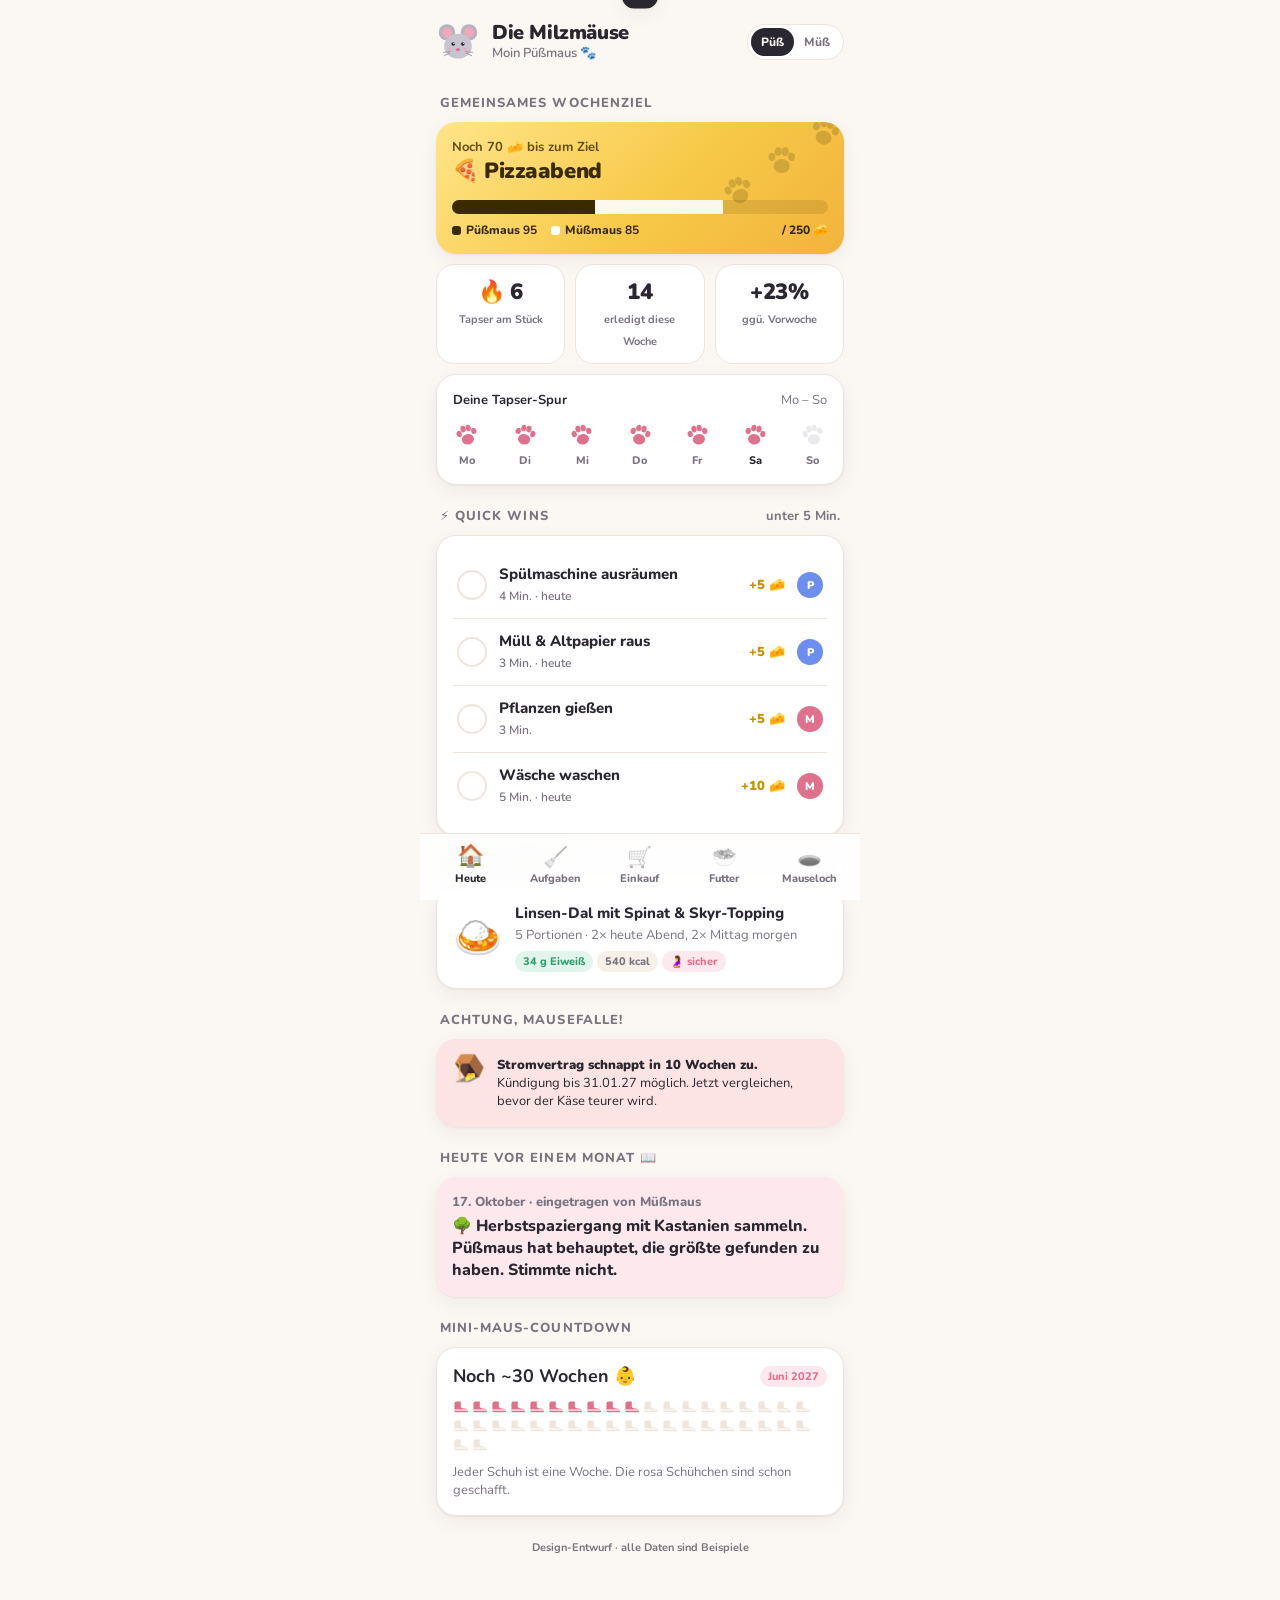
<file: entwurf/index.html>
<!doctype html>
<html lang="de">
<head>
<meta charset="utf-8">
<meta name="viewport" content="width=device-width, initial-scale=1, viewport-fit=cover">
<title>Die Milzmäuse</title>
<link rel="preconnect" href="https://fonts.googleapis.com">
<link href="https://fonts.googleapis.com/css2?family=Nunito:wght@400;600;700;800;900&display=swap" rel="stylesheet">
<style>
:root{
  --bg:#FBF7F2; --surface:#FFFFFF; --surface-2:#F6F0E8; --ink:#2B2730; --muted:#7A7380; --line:#EEE6DD;
  --mouse:#8E8A96; --pink:#F4A7B9; --pink-strong:#E0718D; --pink-soft:#FDE8EE;
  --cheese:#F7C948; --cheese-deep:#C99400; --cheese-soft:#FFF4CC;
  --green:#2F9E6E; --green-soft:#E1F5EC; --red:#D9534F; --red-soft:#FBE4E3;
  --pues:#6C8EEF; --pues-soft:#E6ECFD; --mues:#E0718D; --mues-soft:#FDE8EE;
  --shadow:0 1px 2px rgba(43,39,48,.05),0 6px 20px rgba(43,39,48,.06);
}
@media (prefers-color-scheme: dark){
  :root:not([data-theme="light"]){
    --bg:#18161C; --surface:#232028; --surface-2:#2C2832; --ink:#F3EFF5; --muted:#A9A2B0; --line:#36313D;
    --pink-soft:#3D2630; --cheese-soft:#3A3220; --green-soft:#1D3229; --red-soft:#3A2224;
    --pues-soft:#232C45; --mues-soft:#3D2630; --shadow:0 1px 2px rgba(0,0,0,.3),0 6px 20px rgba(0,0,0,.25);
  }
}
:root[data-theme="dark"]{
  --bg:#18161C; --surface:#232028; --surface-2:#2C2832; --ink:#F3EFF5; --muted:#A9A2B0; --line:#36313D;
  --pink-soft:#3D2630; --cheese-soft:#3A3220; --green-soft:#1D3229; --red-soft:#3A2224;
  --pues-soft:#232C45; --mues-soft:#3D2630; --shadow:0 1px 2px rgba(0,0,0,.3),0 6px 20px rgba(0,0,0,.25);
}
*{box-sizing:border-box;margin:0;padding:0}
html,body{background:var(--bg);color:var(--ink);font-family:Nunito,system-ui,-apple-system,"Segoe UI",sans-serif;-webkit-font-smoothing:antialiased}
body{min-height:100vh;display:flex;justify-content:center}
.app{width:100%;max-width:440px;min-height:100vh;position:relative;padding:0 16px 96px;overflow-x:hidden}
button{font:inherit;color:inherit;background:none;border:0;cursor:pointer}
input{font:inherit;color:inherit}

/* header */
.top{display:flex;align-items:center;gap:12px;padding:20px 0 8px}
.logo{width:44px;height:44px;flex:none}
.top h1{font-size:20px;font-weight:900;letter-spacing:-.02em;line-height:1.1}
.top p{font-size:13px;color:var(--muted);font-weight:600}
.who{margin-left:auto;display:flex;background:var(--surface);border:1px solid var(--line);border-radius:999px;padding:3px}
.who button{font-size:12px;font-weight:800;padding:6px 10px;border-radius:999px;color:var(--muted)}
.who button.on{background:var(--ink);color:var(--bg)}

h2.sec{font-size:13px;text-transform:uppercase;letter-spacing:.08em;color:var(--muted);font-weight:800;margin:22px 4px 10px;display:flex;align-items:center;gap:6px}
h2.sec .r{margin-left:auto;text-transform:none;letter-spacing:0;font-weight:700}
.card{background:var(--surface);border:1px solid var(--line);border-radius:20px;padding:16px;box-shadow:var(--shadow)}
.card+.card{margin-top:10px}
.row{display:flex;align-items:center;gap:10px}
.muted{color:var(--muted)}
.small{font-size:13px}
.tag{display:inline-flex;align-items:center;gap:4px;font-size:11px;font-weight:800;padding:3px 8px;border-radius:999px;background:var(--surface-2);color:var(--muted);white-space:nowrap}
.tag.cheese{background:var(--cheese-soft);color:var(--cheese-deep)}
.tag.green{background:var(--green-soft);color:var(--green)}
.tag.red{background:var(--red-soft);color:var(--red)}
.tag.pink{background:var(--pink-soft);color:var(--pink-strong)}
.tag.pues{background:var(--pues-soft);color:var(--pues)}
.tag.mues{background:var(--mues-soft);color:var(--mues)}

/* goal */
.goal{background:linear-gradient(135deg,#FFE58A 0%,#F7C948 55%,#F2B33D 100%);color:#3A2A00;border:0;position:relative;overflow:hidden}
.goal .paws{position:absolute;right:-6px;top:-4px;opacity:.18;width:130px}
.goal h3{font-size:22px;font-weight:900;letter-spacing:-.02em}
.goal .sub{font-size:13px;font-weight:700;opacity:.8}
.bar{height:14px;border-radius:999px;background:rgba(58,42,0,.12);overflow:hidden;display:flex;margin:14px 0 8px}
.bar i{display:block;height:100%;transition:width .5s cubic-bezier(.2,.8,.2,1)}
.bar .p{background:#3A2A00}
.bar .m{background:#fff;opacity:.9}
.legend{display:flex;gap:14px;font-size:12px;font-weight:800}
.legend span::before{content:"";display:inline-block;width:9px;height:9px;border-radius:3px;margin-right:5px;vertical-align:-1px}
.legend .lp::before{background:#3A2A00}.legend .lm::before{background:#fff}

/* stats */
.stats{display:grid;grid-template-columns:repeat(3,1fr);gap:10px;margin-top:10px}
.stat{background:var(--surface);border:1px solid var(--line);border-radius:18px;padding:12px;text-align:center}
.stat b{display:block;font-size:22px;font-weight:900;letter-spacing:-.02em}
.stat span{font-size:11px;font-weight:700;color:var(--muted)}

/* streak paws */
.streak{display:flex;justify-content:space-between;margin-top:12px}
.streak .d{display:flex;flex-direction:column;align-items:center;gap:4px;font-size:11px;font-weight:800;color:var(--muted)}
.streak svg{width:28px;height:28px}
.streak .d.off svg{opacity:.18}
.streak .d.today span{color:var(--ink)}

/* tasks */
.chips{display:flex;gap:8px;overflow-x:auto;padding:2px 0 4px;scrollbar-width:none}
.chips::-webkit-scrollbar{display:none}
.chip{flex:none;font-size:13px;font-weight:800;padding:8px 14px;border-radius:999px;background:var(--surface);border:1px solid var(--line);color:var(--muted)}
.chip.on{background:var(--ink);color:var(--bg);border-color:var(--ink)}
.task{display:flex;align-items:center;gap:12px;padding:12px 4px;border-bottom:1px solid var(--line)}
.task:last-child{border-bottom:0}
.check{width:30px;height:30px;flex:none;border-radius:50%;border:2.5px solid var(--line);display:grid;place-items:center;transition:all .2s}
.check svg{width:16px;height:16px;opacity:0;transform:scale(.4);transition:all .25s cubic-bezier(.2,1.6,.4,1)}
.done .check{background:var(--green);border-color:var(--green)}
.done .check svg{opacity:1;transform:scale(1)}
.task .t{flex:1;min-width:0}
.task .t b{display:block;font-size:15px;font-weight:800;overflow:hidden;text-overflow:ellipsis;white-space:nowrap}
.task .t small{font-size:12px;color:var(--muted);font-weight:600}
.done .t b{text-decoration:line-through;color:var(--muted)}
.pts{font-size:13px;font-weight:900;color:var(--cheese-deep);white-space:nowrap}
.av{width:26px;height:26px;border-radius:50%;flex:none;display:grid;place-items:center;font-size:11px;font-weight:900;color:#fff}
.av.p{background:var(--pues)}.av.m{background:var(--mues)}.av.b{background:linear-gradient(90deg,var(--pues) 50%,var(--mues) 50%)}

.level{display:flex;align-items:center;gap:14px}
.badge{width:56px;height:56px;border-radius:18px;background:var(--pink-soft);display:grid;place-items:center;flex:none}
.badge svg{width:38px;height:38px}
.xp{height:8px;border-radius:999px;background:var(--surface-2);overflow:hidden;margin-top:8px}
.xp i{display:block;height:100%;background:var(--pink-strong);border-radius:999px}

.week{display:flex;align-items:flex-end;gap:8px;height:90px;margin-top:12px}
.week .c{flex:1;display:flex;flex-direction:column;align-items:center;gap:6px;height:100%;justify-content:flex-end}
.week .stack{width:100%;max-width:26px;display:flex;flex-direction:column;justify-content:flex-end;border-radius:6px;overflow:hidden;gap:2px}
.week .stack i{display:block;width:100%}
.week .c span{font-size:11px;font-weight:800;color:var(--muted)}

/* shopping */
.add{display:flex;gap:8px}
.add input{flex:1;min-width:0;border:1px solid var(--line);background:var(--surface);border-radius:14px;padding:12px 14px;font-weight:700;outline:none}
.add input:focus{border-color:var(--pink-strong)}
.add button{background:var(--ink);color:var(--bg);border-radius:14px;padding:0 16px;font-weight:900;font-size:20px}
.store{display:flex;gap:6px;margin-top:10px}
.item{display:flex;align-items:center;gap:12px;padding:10px 4px;border-bottom:1px solid var(--line)}
.item:last-child{border-bottom:0}
.item .check{width:26px;height:26px;border-radius:9px}
.item .n{flex:1;font-weight:800;font-size:15px}
.item .q{font-size:13px;color:var(--muted);font-weight:700}
.item.done .n{text-decoration:line-through;color:var(--muted)}
.aisle{font-size:12px;font-weight:900;color:var(--muted);text-transform:uppercase;letter-spacing:.06em;margin:14px 4px 2px}

/* food */
.rings{display:grid;grid-template-columns:1fr 1fr;gap:10px}
.ring{display:flex;align-items:center;gap:10px}
.ring svg{width:64px;height:64px;flex:none;transform:rotate(-90deg)}
.ring b{font-size:16px;font-weight:900;display:block;white-space:nowrap}
.ring svg{width:56px;height:56px}
.meal{display:flex;gap:12px;align-items:center}
.meal .day{width:44px;flex:none;text-align:center;font-weight:900;font-size:13px;color:var(--muted)}
.meal .day b{display:block;font-size:20px;color:var(--ink)}
.meal .info{flex:1;min-width:0}
.meal .info b{font-size:15px;font-weight:800;display:block}
.meal .tags{display:flex;gap:4px;flex-wrap:wrap;margin-top:6px}
.btn{display:inline-flex;align-items:center;justify-content:center;gap:6px;font-weight:900;font-size:14px;padding:12px 16px;border-radius:14px;background:var(--ink);color:var(--bg);width:100%}
.btn.soft{background:var(--surface-2);color:var(--ink)}

/* more */
.alert{display:flex;gap:12px;align-items:flex-start;border-color:transparent;background:var(--red-soft)}
.alert .ico{font-size:26px;line-height:1}
.alert b{font-weight:900}
.contract{display:flex;align-items:center;gap:12px;padding:12px 4px;border-bottom:1px solid var(--line)}
.contract:last-child{border-bottom:0}
.contract .ic{width:40px;height:40px;border-radius:12px;background:var(--surface-2);display:grid;place-items:center;font-size:20px;flex:none}
.contract .t{flex:1;min-width:0}
.contract .t b{display:block;font-weight:800}
.contract .t small{color:var(--muted);font-size:12px;font-weight:600}
.note{background:var(--cheese-soft);border:0;transform:rotate(-.6deg)}
.note:nth-child(even){background:var(--pink-soft);transform:rotate(.5deg)}
.notes{display:grid;grid-template-columns:1fr 1fr;gap:10px}
.notes .card{margin:0}
.notes b{font-weight:900;display:block;margin-bottom:4px}
.baby{display:flex;flex-direction:column;gap:10px}
.shoes{display:flex;gap:2px;flex-wrap:wrap}
.shoes svg{width:17px;height:17px}

/* segmented */
.seg{display:flex;background:var(--surface-2);border-radius:14px;padding:4px;margin-top:16px}
.seg button{flex:1;padding:9px 0;border-radius:10px;font-weight:900;font-size:14px;color:var(--muted)}
.seg button.on{background:var(--surface);color:var(--ink);box-shadow:var(--shadow)}
.pane{display:none}.pane.on{display:block}

/* stock */
.stock{display:flex;align-items:center;gap:10px;padding:10px 4px;border-bottom:1px solid var(--line)}
.stock:last-child{border-bottom:0}
.stock .n{flex:1;min-width:0;font-weight:800;font-size:15px}
.stock .n small{display:block;font-size:12px;color:var(--muted);font-weight:600}
.step{display:flex;align-items:center;background:var(--surface-2);border-radius:12px}
.step button{width:32px;height:32px;font-size:18px;font-weight:900;color:var(--muted)}
.step b{min-width:22px;text-align:center;font-size:15px;font-weight:900}
.mini{font-size:16px;width:34px;height:34px;border-radius:10px;background:var(--cheese-soft);flex:none}
.mini.in{background:var(--green-soft)}
.cook{display:flex;align-items:center;gap:12px;padding:10px 4px;border-bottom:1px solid var(--line)}
.cook:last-child{border-bottom:0}
.cook .e{font-size:28px}
.cook .t{flex:1;min-width:0}
.cook .t b{display:block;font-weight:800}
.cook .t small{font-size:12px;color:var(--muted);font-weight:600}

/* praise */
.praise{position:fixed;left:50%;bottom:96px;transform:translate(-50%,30px) scale(.96);opacity:0;pointer-events:none;width:calc(100% - 32px);max-width:408px;z-index:40;transition:all .35s cubic-bezier(.2,1.3,.4,1);text-align:center;background:var(--surface);border:1px solid var(--line);border-radius:24px;padding:20px 18px;box-shadow:0 20px 50px rgba(0,0,0,.25)}
.praise.show{opacity:1;transform:translate(-50%,0) scale(1);pointer-events:auto}
.praise .big{font-size:44px;line-height:1;margin-bottom:8px}
.praise h4{font-size:20px;font-weight:900;letter-spacing:-.01em}
.praise p{font-size:15px;font-weight:700;color:var(--muted);margin-top:6px;line-height:1.35}
.praise .plus{display:inline-block;margin-top:12px;font-weight:900;color:var(--cheese-deep);background:var(--cheese-soft);padding:6px 12px;border-radius:999px}
.push{position:fixed;left:50%;top:10px;transform:translate(-50%,-160%);width:calc(100% - 24px);max-width:416px;z-index:45;background:color-mix(in srgb,var(--surface) 92%,transparent);backdrop-filter:blur(16px);-webkit-backdrop-filter:blur(16px);border:1px solid var(--line);border-radius:20px;padding:12px 14px;box-shadow:0 12px 34px rgba(0,0,0,.22);transition:transform .45s cubic-bezier(.2,1.3,.4,1)}
.push.show{transform:translate(-50%,0)}
.push .h{display:flex;align-items:center;gap:8px;font-size:12px;font-weight:800;color:var(--muted)}
.push .h svg{width:20px;height:20px}
.push p{font-size:14px;font-weight:700;margin-top:6px;line-height:1.35}
.push .act{display:flex;gap:8px;margin-top:10px}
.push .act button{flex:1;font-size:13px;font-weight:900;padding:8px;border-radius:12px;background:var(--surface-2)}
.push .act button.pri{background:var(--pink-strong);color:#fff}
.push .label{font-size:10px;font-weight:900;text-transform:uppercase;letter-spacing:.08em;color:var(--pink-strong)}

/* diary */
.diary{position:relative;padding-left:22px}
.diary::before{content:"";position:absolute;left:8px;top:6px;bottom:6px;width:2px;background:var(--line);border-radius:2px}
.entry{position:relative;margin-bottom:10px}
.entry::before{content:"";position:absolute;left:-19px;top:20px;width:12px;height:12px;border-radius:50%;background:var(--pink);border:3px solid var(--bg)}
.entry .card{padding:12px 14px}
.entry .d{font-size:12px;font-weight:800;color:var(--muted)}
.entry p{font-weight:700;margin-top:2px}
.emo{display:flex;gap:6px;margin-top:8px}
.emo button{font-size:20px;width:38px;height:38px;border-radius:12px;background:var(--surface);border:1px solid var(--line)}
.emo button.on{border-color:var(--pink-strong);background:var(--pink-soft)}
.memory{background:var(--pink-soft);border:0}

/* nav */
nav{position:fixed;bottom:0;left:50%;transform:translateX(-50%);width:100%;max-width:440px;background:color-mix(in srgb,var(--surface) 88%,transparent);backdrop-filter:blur(14px);-webkit-backdrop-filter:blur(14px);border-top:1px solid var(--line);display:flex;padding:8px 8px calc(8px + env(safe-area-inset-bottom));z-index:10}
nav button{flex:1;display:flex;flex-direction:column;align-items:center;gap:3px;font-size:11px;font-weight:800;color:var(--muted);padding:6px 0;border-radius:12px}
nav button .i{font-size:20px;line-height:1;filter:grayscale(1);opacity:.6;transition:all .2s}
nav button.on{color:var(--ink)}
nav button.on .i{filter:none;opacity:1;transform:translateY(-2px) scale(1.1)}
.view{display:none;animation:fade .25s ease}
.view.on{display:block}
@keyframes fade{from{opacity:0;transform:translateY(6px)}to{opacity:1;transform:none}}

/* toast + confetti */
.toast{position:fixed;left:50%;top:18px;transform:translate(-50%,-140%);background:var(--ink);color:var(--bg);font-weight:900;padding:12px 18px;border-radius:999px;box-shadow:var(--shadow);z-index:30;transition:transform .35s cubic-bezier(.2,1.4,.4,1);white-space:nowrap;font-size:15px;max-width:calc(100% - 32px);overflow:hidden;text-overflow:ellipsis}
.toast.show{transform:translate(-50%,0)}
.crumb{position:fixed;font-size:22px;pointer-events:none;z-index:25;animation:fly 1s ease-out forwards}
@keyframes fly{to{transform:translate(var(--dx),var(--dy)) rotate(var(--r));opacity:0}}
.demo{font-size:11px;text-align:center;color:var(--muted);margin-top:24px;font-weight:700}
</style>
</head>
<body>
<div class="app">

<!-- SVG sprites -->
<svg width="0" height="0" style="position:absolute">
  <defs>
    <symbol id="paw" viewBox="0 0 32 32">
      <ellipse cx="16" cy="21" rx="7" ry="6" fill="currentColor"/>
      <ellipse cx="7.5" cy="13" rx="3" ry="3.6" fill="currentColor"/>
      <ellipse cx="13" cy="8.5" rx="3" ry="3.8" fill="currentColor"/>
      <ellipse cx="19" cy="8.5" rx="3" ry="3.8" fill="currentColor"/>
      <ellipse cx="24.5" cy="13" rx="3" ry="3.6" fill="currentColor"/>
    </symbol>
    <symbol id="shoe" viewBox="0 0 24 24">
      <path d="M5 5h6v7c0 1 1 2 3 2.4l4 .8c2 .4 3 1.6 3 3.3V20H3.5C2.7 20 2 19.3 2 18.5V8c0-1.7 1.3-3 3-3z" fill="currentColor"/>
      <path d="M2 17h19" stroke="var(--surface)" stroke-width="1.6"/>
    </symbol>
    <symbol id="mouse" viewBox="0 0 64 64">
      <circle cx="16" cy="18" r="12" fill="#B8B3C0"/><circle cx="16" cy="18" r="7" fill="#F4A7B9"/>
      <circle cx="48" cy="18" r="12" fill="#B8B3C0"/><circle cx="48" cy="18" r="7" fill="#F4A7B9"/>
      <ellipse cx="32" cy="38" rx="20" ry="18" fill="#C9C5D0"/>
      <circle cx="25" cy="35" r="2.6" fill="#2B2730"/><circle cx="39" cy="35" r="2.6" fill="#2B2730"/>
      <circle cx="26" cy="34" r=".9" fill="#fff"/><circle cx="40" cy="34" r=".9" fill="#fff"/>
      <ellipse cx="32" cy="43" rx="3.2" ry="2.4" fill="#E0718D"/>
      <circle cx="21" cy="43" r="3" fill="#F4A7B9" opacity=".6"/><circle cx="43" cy="43" r="3" fill="#F4A7B9" opacity=".6"/>
      <path d="M20 46l-9 1M20 48l-8 4M44 46l9 1M44 48l8 4" stroke="#8E8A96" stroke-width="1.2" stroke-linecap="round"/>
    </symbol>
    <symbol id="tick" viewBox="0 0 24 24"><path d="M5 12.5l4.5 4.5L19 7.5" fill="none" stroke="#fff" stroke-width="3.2" stroke-linecap="round" stroke-linejoin="round"/></symbol>
  </defs>
</svg>

<header class="top">
  <svg class="logo"><use href="#mouse"/></svg>
  <div>
    <h1>Die Milzmäuse</h1>
    <p id="greet">Moin Püßmaus 🐾</p>
  </div>
  <div class="who" role="group" aria-label="Wer bist du?">
    <button class="on" data-who="p">Püß</button>
    <button data-who="m">Müß</button>
  </div>
</header>

<!-- ============ HEUTE ============ -->
<section class="view on" id="v-heute">
  <h2 class="sec">Gemeinsames Wochenziel</h2>
  <div class="card goal">
    <svg class="paws" viewBox="0 0 120 120"><use href="#paw" x="0" y="50" width="34" height="34" color="#3A2A00" transform="rotate(-20 17 67)"/><use href="#paw" x="40" y="22" width="34" height="34" color="#3A2A00"/><use href="#paw" x="80" y="-4" width="34" height="34" color="#3A2A00" transform="rotate(15 97 13)"/></svg>
    <div class="sub">Noch <span id="g-left">70</span> 🧀 bis zum Ziel</div>
    <h3>🍕 Pizzaabend</h3>
    <div class="bar"><i class="p" id="g-p"></i><i class="m" id="g-m"></i></div>
    <div class="legend"><span class="lp">Püßmaus <b id="g-pv">95</b></span><span class="lm">Müßmaus <b id="g-mv">85</b></span><span style="margin-left:auto">/ 250 🧀</span></div>
  </div>

  <div class="stats">
    <div class="stat"><b>🔥 6</b><span>Tapser am Stück</span></div>
    <div class="stat"><b id="s-done">14</b><span>erledigt diese Woche</span></div>
    <div class="stat"><b>+23%</b><span>ggü. Vorwoche</span></div>
  </div>

  <div class="card" style="margin-top:10px">
    <div class="row small"><b>Deine Tapser-Spur</b><span class="muted" style="margin-left:auto">Mo – So</span></div>
    <div class="streak" id="streak"></div>
  </div>

  <h2 class="sec">⚡ Quick Wins <span class="r muted">unter 5 Min.</span></h2>
  <div class="card" id="quick"></div>

  <h2 class="sec">Heute im Napf</h2>
  <div class="card">
    <div class="meal">
      <div style="font-size:40px">🍛</div>
      <div class="info">
        <b>Linsen-Dal mit Spinat & Skyr-Topping</b>
        <span class="small muted">5 Portionen · 2× heute Abend, 2× Mittag morgen</span>
        <div class="tags"><span class="tag green">34 g Eiweiß</span><span class="tag">540 kcal</span><span class="tag pink">🤰 sicher</span></div>
      </div>
    </div>
  </div>

  <h2 class="sec">Achtung, Mausefalle!</h2>
  <div class="card alert">
    <div class="ico">🪤</div>
    <div class="small"><b>Stromvertrag schnappt in 10 Wochen zu.</b><br>Kündigung bis 31.01.27 möglich. Jetzt vergleichen, bevor der Käse teurer wird.</div>
  </div>

  <h2 class="sec">Heute vor einem Monat 📖</h2>
  <div class="card memory">
    <div class="small muted" style="font-weight:800">17. Oktober · eingetragen von Müßmaus</div>
    <p style="font-weight:800;margin-top:4px">🌳 Herbstspaziergang mit Kastanien sammeln. Püßmaus hat behauptet, die größte gefunden zu haben. Stimmte nicht.</p>
  </div>

  <h2 class="sec">Mini-Maus-Countdown</h2>
  <div class="card baby">
    <div class="row"><b style="font-size:18px">Noch ~30 Wochen 👶</b><span class="tag pink" style="margin-left:auto">Juni 2027</span></div>
    <div class="shoes" id="shoes" aria-label="Fortschritt der Schwangerschaft"></div>
    <div class="small muted">Jeder Schuh ist eine Woche. Die rosa Schühchen sind schon geschafft.</div>
  </div>
  <p class="demo">Design-Entwurf · alle Daten sind Beispiele</p>
</section>

<!-- ============ AUFGABEN ============ -->
<section class="view" id="v-aufgaben">
  <h2 class="sec">Dein Mäuse-Level</h2>
  <div class="card level">
    <div class="badge"><svg><use href="#mouse"/></svg></div>
    <div style="flex:1">
      <div class="row"><b style="font-size:17px">Putzmunter-Maus</b><span class="tag pink" style="margin-left:auto">Level 3</span></div>
      <div class="xp"><i id="xp" style="width:62%"></i></div>
      <div class="small muted" style="margin-top:6px"><span id="xp-left">95</span> 🧀 bis zur <b>Meistermaus</b></div>
    </div>
  </div>

  <div class="card">
    <div class="row small"><b>Käse pro Tag</b><span class="legend" style="margin-left:auto;color:var(--muted)"><span style="color:var(--pues)">● Püß</span><span style="color:var(--mues)">● Müß</span></span></div>
    <div class="week" id="week"></div>
  </div>

  <h2 class="sec">Putz-Parcours</h2>
  <div class="chips" id="t-chips">
    <button class="chip on" data-f="all">Alle</button>
    <button class="chip" data-f="me">Meine</button>
    <button class="chip" data-f="quick">⚡ Quick Wins</button>
    <button class="chip" data-f="due">Heute fällig</button>
  </div>
  <div class="card" id="tasks" style="margin-top:10px"></div>
  <p class="small muted" style="margin:10px 4px">🤰 Schwangerschaftsmodus an: Bad putzen und schwere Sachen gehen automatisch an Püßmaus.</p>

  <h2 class="sec">Käseladen 🧀</h2>
  <div class="card">
    <div class="contract"><div class="ic">☕</div><div class="t"><b>Kaffee trinken gehen</b><small>150 🧀 · schon 2× eingelöst</small></div><span class="tag green">frei</span></div>
    <div class="contract"><div class="ic">🍕</div><div class="t"><b>Pizza / Essen bestellen</b><small>250 🧀 · aktuelles Wochenziel</small></div><span class="tag cheese">72 %</span></div>
    <div class="contract"><div class="ic">🍽️</div><div class="t"><b>Restaurantbesuch</b><small>500 🧀</small></div><span class="tag">36 %</span></div>
  </div>
</section>

<!-- ============ EINKAUF ============ -->
<section class="view" id="v-einkauf">
  <div class="seg" id="seg">
    <button class="on" data-p="liste">🛒 Einkaufsliste</button>
    <button data-p="vorrat">🧺 Vorratskammer</button>
  </div>

  <div class="pane on" id="p-liste">
    <h2 class="sec">Was fehlt im Mausbau? <span class="r muted" id="cnt"></span></h2>
    <form class="add" id="add-form" autocomplete="off">
      <input id="add-in" placeholder="z. B. Skyr, 2 Becher" aria-label="Artikel hinzufügen">
      <button aria-label="Hinzufügen">+</button>
    </form>
    <div class="store">
      <button class="chip on">Aldi</button><button class="chip">Rewe</button><button class="chip">Edeka</button>
    </div>
    <div id="shop"></div>
    <p class="small muted" style="margin:14px 4px">🔄 Live: Hakt Müßmaus etwas ab, siehst du es sofort. Abgehakte Vorratsartikel wandern automatisch in die Vorratskammer.</p>
  </div>

  <div class="pane" id="p-vorrat">
    <h2 class="sec">Wird knapp <span class="r muted" id="low-cnt"></span></h2>
    <div class="card" id="low"></div>

    <h2 class="sec">Aus dem Vorrat kochbar 👩‍🍳</h2>
    <div class="card" id="cookable"></div>

    <h2 class="sec">Vorratskammer <span class="r muted">Mindestmenge in Klammern</span></h2>
    <div id="stock"></div>
  </div>
</section>

<!-- ============ FUTTER ============ -->
<section class="view" id="v-futter">
  <h2 class="sec">Eiweiß heute</h2>
  <div class="card rings">
    <div class="ring"><svg viewBox="0 0 64 64"><circle cx="32" cy="32" r="26" fill="none" stroke="var(--surface-2)" stroke-width="8"/><circle cx="32" cy="32" r="26" fill="none" stroke="var(--pues)" stroke-width="8" stroke-linecap="round" stroke-dasharray="163.4" stroke-dashoffset="52"/></svg><div><b>74 / 108 g</b><span class="small muted">Püßmaus</span></div></div>
    <div class="ring"><svg viewBox="0 0 64 64"><circle cx="32" cy="32" r="26" fill="none" stroke="var(--surface-2)" stroke-width="8"/><circle cx="32" cy="32" r="26" fill="none" stroke="var(--mues)" stroke-width="8" stroke-linecap="round" stroke-dasharray="163.4" stroke-dashoffset="47"/></svg><div><b>64 / 90 g</b><span class="small muted">Müßmaus</span></div></div>
  </div>
  <p class="small muted" style="margin:8px 4px">💡 Noch 34 g? Ein Becher Skyr + Handvoll Nüsse ≈ 25 g.</p>

  <h2 class="sec">Futterplan diese Woche <span class="r muted">kochen 1×, essen 2×</span></h2>
  <div id="meals"></div>
  <div style="margin-top:12px;display:grid;gap:8px">
    <button class="btn" id="to-list">🛒 Alle Zutaten auf die Einkaufsliste</button>
    <button class="btn soft">🎲 Neu würfeln</button>
  </div>
</section>

<!-- ============ MAUSELOCH ============ -->
<section class="view" id="v-mehr">
  <h2 class="sec">Mauseloch · gemeinsame Infos</h2>
  <div class="notes">
    <div class="card note"><b>📶 WLAN Gäste</b><span class="small">Name & Passwort hier</span></div>
    <div class="card note"><b>🔑 Ersatzschlüssel</b><span class="small">bei Nachbarin, 2. OG</span></div>
    <div class="card note"><b>🩺 Nächste Vorsorge</b><span class="small">Do, 03.12. · 08:30</span></div>
    <div class="card note"><b>🎁 Geschenkideen</b><span class="small">Mama: Kochkurs</span></div>
  </div>

  <h2 class="sec">Mäuse-Momente 📖 <span class="r muted">unser Tagebuch</span></h2>
  <form class="card" id="diary-form" autocomplete="off">
    <div class="add"><input id="diary-in" placeholder="Was war heute schön?" aria-label="Moment eintragen"><button aria-label="Eintragen">+</button></div>
    <div class="emo" id="emo">
      <button type="button" class="on">💛</button><button type="button">😂</button><button type="button">🍝</button><button type="button">🌳</button><button type="button">👶</button><button type="button">🎉</button>
    </div>
  </form>
  <div class="diary" id="diary" style="margin-top:12px"></div>

  <h2 class="sec">Verträge <span class="r muted">Fixkosten ~ 312 €/Monat</span></h2>
  <div class="chips" id="c-chips">
    <button class="chip on" data-f="all">Alle</button>
    <button class="chip" data-f="g">Gemeinsam</button>
    <button class="chip" data-f="p">Püßmaus</button>
    <button class="chip" data-f="m">Müßmaus</button>
  </div>
  <div class="card" id="contracts" style="margin-top:10px"></div>

  <h2 class="sec">Mini-Maus-Checkliste</h2>
  <div class="card" id="baby"></div>
</section>

<nav>
  <button class="on" data-v="heute"><span class="i">🏠</span>Heute</button>
  <button data-v="aufgaben"><span class="i">🧹</span>Aufgaben</button>
  <button data-v="einkauf"><span class="i">🛒</span>Einkauf</button>
  <button data-v="futter"><span class="i">🥗</span>Futter</button>
  <button data-v="mehr"><span class="i">🕳️</span>Mauseloch</button>
</nav>
<div class="toast" id="toast"></div>
<div class="praise" id="praise" role="status" aria-live="polite">
  <div class="big" id="pr-emo">🏆</div>
  <h4 id="pr-h">Mausgezeichnet!</h4>
  <p id="pr-t"></p>
  <span class="plus" id="pr-p"></span>
</div>
<div class="push" id="push">
  <div class="label">So sieht's bei <span id="pu-who">Müßmaus</span> aus</div>
  <div class="h"><svg><use href="#mouse"/></svg>Die Milzmäuse · jetzt</div>
  <p id="pu-t"></p>
  <div class="act"><button class="pri" id="pu-thx">💛 Danke-Pfote schicken</button><button id="pu-x">Später</button></div>
</div>
</div>

<script>
const $ = s => document.querySelector(s);
const esc = s => String(s).replace(/[&<>"']/g, c=>({'&':'&amp;','<':'&lt;','>':'&gt;','"':'&quot;',"'":'&#39;'}[c]));
let me = 'p';
const score = { p: 95, m: 85 }, GOAL = 250;

const tasks = [
  { n:'Spülmaschine ausräumen', pts:5, min:4, who:'p', due:true },
  { n:'Müll & Altpapier raus', pts:5, min:3, who:'p', due:true },
  { n:'Pflanzen gießen', pts:5, min:3, who:'m', due:false },
  { n:'Wäsche waschen', pts:10, min:5, who:'m', due:true },
  { n:'Wäsche aufhängen', pts:10, min:10, who:'p', due:true },
  { n:'Wohnung saugen', pts:20, min:25, who:'p', due:false },
  { n:'Bad putzen', pts:30, min:35, who:'p', due:false, note:'🤰 geht an Püßmaus' },
  { n:'Bettwäsche wechseln', pts:15, min:15, who:'b', due:false },
];
const shop = [
  { a:'Obst & Gemüse', n:'Babyspinat', q:'2 Beutel', src:'Dal' },
  { a:'Obst & Gemüse', n:'Zwiebeln', q:'1 Netz' },
  { a:'Obst & Gemüse', n:'Bananen', q:'6 Stk.' },
  { a:'Kühlregal', n:'Skyr natur', q:'3 Becher' },
  { a:'Kühlregal', n:'Eier', q:'10 Stk.' },
  { a:'Kühlregal', n:'Feta (pasteurisiert)', q:'2× 200 g', src:'Ofengemüse' },
  { a:'Trockenware', n:'Rote Linsen', q:'500 g', src:'Dal' },
  { a:'Trockenware', n:'Kokosmilch', q:'1 Dose', src:'Dal' },
  { a:'Tiefkühl', n:'Lachsfilet', q:'2 Pck.', src:'Ofenlachs' },
];
const meals = [
  { d:'Mo', dt:'17', e:'🍛', n:'Linsen-Dal mit Spinat & Skyr', p:34, k:540, veg:true },
  { d:'Di', dt:'18', e:'🐟', n:'Ofenlachs (durchgegart) mit Kartoffeln & Brokkoli', p:38, k:580 },
  { d:'Mi', dt:'19', e:'🌶️', n:'Chili sin Carne mit Kidneybohnen', p:31, k:520, veg:true },
  { d:'Do', dt:'20', e:'🍗', n:'Hähnchen-Gemüse-Reispfanne', p:42, k:560 },
  { d:'Fr', dt:'21', e:'🥘', n:'Ofengemüse mit Kichererbsen & Feta', p:29, k:510, veg:true },
];
const contracts = [
  { i:'⚡', n:'Strom', s:'Beispielanbieter · 89 €/Mon.', w:'g', st:['red','🪤 in 10 Wo.'] },
  { i:'🔥', n:'Gas', s:'Beispielanbieter · 74 €/Mon.', w:'g', st:['cheese','Juli 27'] },
  { i:'🌐', n:'Internet', s:'Beispielanbieter · 40 €/Mon.', w:'g', st:['green','läuft'] },
  { i:'🛋️', n:'Hausrat', s:'jährlich · 9 €/Mon.', w:'g', st:['green','läuft'] },
  { i:'🛡️', n:'Haftpflicht', s:'jährlich · 6 €/Mon.', w:'g', st:['pink','Baby nachtragen'] },
  { i:'📱', n:'Handyvertrag', s:'Püßmaus · 20 €/Mon.', w:'p', st:['green','läuft'] },
  { i:'📦', n:'Amazon Prime', s:'Müßmaus · 9 €/Mon.', w:'m', st:['cheese','Verlängert 02/27'] },
];
const baby = [
  { n:'Hebamme suchen', s:'jetzt! oft früh ausgebucht', tag:['red','dringend'] },
  { n:'Geburtsklinik anschauen & anmelden', s:'Infoabende nutzen', tag:['cheese','bis Feb.'] },
  { n:'Elternzeit beantragen', s:'spätestens 7 Wochen vorher', tag:['cheese','bis April'] },
  { n:'Kita-Platz anmelden', s:'Wartelisten sind lang', tag:['cheese','bald'] },
  { n:'Kliniktasche packen', s:'Mäuseschühchen nicht vergessen 👟', tag:['','ab Mai'] },
];

function toast(msg){
  const t = $('#toast'); t.textContent = msg; t.classList.add('show');
  clearTimeout(t._h); t._h = setTimeout(()=>t.classList.remove('show'), 1800);
}
function crumbs(x, y){
  for(let i=0;i<10;i++){
    const c = document.createElement('span'); c.className='crumb'; c.textContent = i%3? '🧀':'🐾';
    c.style.left = x+'px'; c.style.top = y+'px';
    c.style.setProperty('--dx', (Math.random()*160-80)+'px');
    c.style.setProperty('--dy', (-Math.random()*140-30)+'px');
    c.style.setProperty('--r', (Math.random()*360)+'deg');
    document.body.appendChild(c); setTimeout(()=>c.remove(), 1000);
  }
}
const cheers = ['Mausgezeichnet!','Mäusestark!','Piep piep, hurra!','Da tanzen die Mäuse!','Käse verdient!','Mausterhaft!'];

function renderGoal(){
  const tot = score.p + score.m;
  $('#g-p').style.width = Math.min(100, score.p/GOAL*100)+'%';
  $('#g-m').style.width = Math.min(100-score.p/GOAL*100, score.m/GOAL*100)+'%';
  $('#g-pv').textContent = score.p; $('#g-mv').textContent = score.m;
  $('#g-left').textContent = Math.max(0, GOAL-tot);
  $('#xp-left').textContent = Math.max(0, 95 - (score.p-95));
  $('#xp').style.width = Math.min(100, 62 + (score.p-95)/2.5)+'%';
}
function taskRow(t, idx){
  const av = t.who==='b' ? '<span class="av b"></span>' : `<span class="av ${t.who}">${t.who==='p'?'P':'M'}</span>`;
  return `<div class="task ${t.done?'done':''}" data-i="${idx}">
    <button class="check" aria-label="Erledigt"><svg><use href="#tick"/></svg></button>
    <div class="t"><b>${t.n}</b><small>${t.min} Min.${t.due?' · heute':''}${t.note?' · '+t.note:''}</small></div>
    <span class="pts">+${t.pts} 🧀</span>${av}</div>`;
}
let tFilter = 'all';
function renderTasks(){
  const list = tasks.map((t,i)=>[t,i]).filter(([t])=>
    tFilter==='all' || (tFilter==='me' && (t.who===me||t.who==='b')) || (tFilter==='quick' && t.min<=5) || (tFilter==='due' && t.due));
  $('#tasks').innerHTML = list.map(([t,i])=>taskRow(t,i)).join('') || '<p class="small muted">Nichts zu tun. Mäuschenstill! 😴</p>';
  $('#quick').innerHTML = tasks.map((t,i)=>[t,i]).filter(([t])=>t.min<=5).map(([t,i])=>taskRow(t,i)).join('');
  $('#s-done').textContent = 14 + tasks.filter(t=>t.done).length;
}
document.addEventListener('click', e=>{
  const row = e.target.closest('.task'); if(!row || !e.target.closest('.check')) return;
  const t = tasks[row.dataset.i]; t.done = !t.done;
  const who = t.who==='b' ? me : t.who;
  score[who] += t.done ? t.pts : -t.pts;
  if(t.done){ const r = e.target.closest('.check').getBoundingClientRect(); crumbs(r.left+r.width/2, r.top); praise(t, who); }
  renderTasks(); renderGoal();
});

/* ---------- Lob & Partner-Push ---------- */
const NAME = { p:'Püßmaus', m:'Müßmaus' };
const pick = a => a[Math.floor(Math.random()*a.length)];
const praiseLines = [
  ['🏆','Historischer Moment!','„{t}“ ist erledigt. Historiker werden später von diesem Tag erzählen.'],
  ['📈','Breaking News','{me} hat „{t}“ erledigt. Die Käsebörse reagiert euphorisch.'],
  ['👑','Maus des Moments','Bei „{t}“ hast du Profi-Arbeit abgeliefert. Die Krone steht dir.'],
  ['🐭','Respekt aus dem Untergrund','Selbst die Wollmäuse unterm Sofa ziehen den Hut. „{t}“: erledigt.'],
  ['🧀','Käse-Imperium','Wenn Fleiß Käse wäre, wärst du nach „{t}“ ein Emmentaler-Großkonzern.'],
  ['🎺','Tusch, bitte!','„{t}“ erledigt. Irgendwo spielt gerade ein kleines Mäuseorchester nur für dich.'],
  ['🏅','Das Komitee tagt','Das Komitee für außergewöhnliche Mäuseleistungen prüft eine Medaille für „{t}“.'],
];
const bigLines = [
  ['🦸','Superheld*in im Haushalt','„{t}“! Das war kein Haushalt mehr, das war Hochleistungssport.'],
];
const partnerLines = [
  'Kurze Info: Du wohnst mit einer absoluten Spitzenmaus zusammen. {me} hat gerade „{t}“ erledigt. 💛',
  '{me} hat „{t}“ erledigt. Eine Danke-Pfote wäre jetzt sehr angemessen. 🐾',
  'Glückwunsch! Deine {me} ist heute in Höchstform: „{t}“ ✔️',
  'Was für ein Fang! {me} hat „{t}“ einfach so erledigt. Du hast echt Glück. 😌',
];
const fill = (s,t,me) => s.replaceAll('{t}', t.n).replaceAll('{me}', NAME[me]);
let prH, puH;
function praise(t, me){
  const [emo,h,txt] = pick(t.pts>=20 ? bigLines.concat(praiseLines) : praiseLines);
  $('#pr-emo').textContent = emo; $('#pr-h').textContent = h; $('#pr-t').textContent = fill(txt,t,me);
  $('#pr-p').textContent = `+${t.pts} 🧀 fürs Wochenziel`;
  const p = $('#praise'); p.classList.add('show'); clearTimeout(prH); prH = setTimeout(()=>p.classList.remove('show'), 3200);
  const other = me==='p'?'m':'p';
  clearTimeout(puH);
  puH = setTimeout(()=>{
    $('#pu-who').textContent = NAME[other];
    $('#pu-t').textContent = fill(pick(partnerLines), t, me);
    $('#push').classList.add('show');
  }, 1400);
}
$('#praise').addEventListener('click', ()=>$('#praise').classList.remove('show'));
$('#pu-x').addEventListener('click', ()=>$('#push').classList.remove('show'));
$('#pu-thx').addEventListener('click', ()=>{ $('#push').classList.remove('show'); toast('💛 Danke-Pfote verschickt (+2 🧀 Bonus)'); });
$('#t-chips').addEventListener('click', e=>{
  const c = e.target.closest('.chip'); if(!c) return;
  tFilter = c.dataset.f; $('#t-chips').querySelectorAll('.chip').forEach(x=>x.classList.toggle('on', x===c)); renderTasks();
});

function renderStreak(){
  const days = ['Mo','Di','Mi','Do','Fr','Sa','So'], on=[1,1,1,1,1,1,0];
  $('#streak').innerHTML = days.map((d,i)=>`<div class="d ${on[i]?'':'off'} ${i===5?'today':''}"><svg style="color:${on[i]?'var(--pink-strong)':'var(--mouse)'};transform:rotate(${i%2?12:-12}deg)"><use href="#paw"/></svg><span>${d}</span></div>`).join('');
  const wk = [[15,20],[25,10],[10,30],[30,15],[5,10],[10,0],[0,0]];
  $('#week').innerHTML = wk.map((v,i)=>`<div class="c"><div class="stack" style="height:${(v[0]+v[1])*1.6+4}px"><i style="height:${v[1]*1.6}px;background:var(--mues)"></i><i style="height:${v[0]*1.6}px;background:var(--pues)"></i></div><span>${days[i]}</span></div>`).join('');
  const total=40, done=10;
  $('#shoes').innerHTML = Array.from({length:total},(_,i)=>`<svg style="color:${i<done?'var(--pink-strong)':'var(--line)'}"><use href="#shoe"/></svg>`).join('');
}

function renderShop(){
  const open = shop.filter(s=>!s.done), got = shop.filter(s=>s.done);
  const aisles = [...new Set(open.map(s=>s.a))];
  const row = s => `<div class="item ${s.done?'done':''}" data-n="${shop.indexOf(s)}"><button class="check"><svg><use href="#tick"/></svg></button><span class="n">${esc(s.n)}${s.src?` <span class="tag pink">${s.src}</span>`:''}</span><span class="q">${esc(s.q)}</span></div>`;
  $('#shop').innerHTML = aisles.map(a=>`<div class="aisle">${a}</div><div class="card" style="padding:4px 12px">${open.filter(s=>s.a===a).map(row).join('')}</div>`).join('')
    + (got.length?`<div class="aisle">✅ Im Korb (${got.length})</div><div class="card" style="padding:4px 12px;opacity:.7">${got.map(row).join('')}</div>`:'');
  $('#cnt').textContent = `${open.length} offen`;
}
$('#shop').addEventListener('click', e=>{
  const it = e.target.closest('.item'); if(!it) return;
  const s = shop[it.dataset.n]; s.done = !s.done; renderShop();
  const st = stock.find(x=>s.n.toLowerCase().startsWith(x.n.toLowerCase()));
  if(st){ st.q = Math.max(0, st.q + (s.done ? (s.add||1) : -(s.add||1))); renderStock(); if(s.done) toast(`🧺 ${st.n} → Vorrat (${st.q} ${st.u})`); }
  if(shop.every(x=>x.done)) toast('Alles im Korb! Ab nach Hause, Mäuse 🐭');
});
$('#add-form').addEventListener('submit', e=>{
  e.preventDefault(); const v = $('#add-in').value.trim(); if(!v) return;
  const [n,q] = v.split(',').map(x=>x.trim());
  shop.unshift({ a:'Neu hinzugefügt', n, q:q||'' }); $('#add-in').value=''; renderShop(); toast(`„${n}“ ist auf der Liste 🧀`);
});

function renderMeals(){
  $('#meals').innerHTML = meals.map(m=>`<div class="card meal"><div class="day">${m.d}<b>${m.dt}</b></div><div class="info"><b>${m.e} ${m.n}</b><div class="tags"><span class="tag green">${m.p} g Eiweiß</span><span class="tag">${m.k} kcal</span>${m.veg?'<span class="tag">🌱 veggie</span>':''}<span class="tag pink">🤰 sicher</span><span class="tag">5 Port.</span></div></div></div>`).join('');
}
$('#to-list').addEventListener('click', ()=>toast('17 Zutaten zusammengeführt & sortiert 🛒'));

let cFilter='all';
function renderContracts(){
  $('#contracts').innerHTML = contracts.filter(c=>cFilter==='all'||c.w===cFilter).map(c=>`<div class="contract"><div class="ic">${c.i}</div><div class="t"><b>${c.n}</b><small>${c.s}</small></div><span class="tag ${c.st[0]}">${c.st[1]}</span></div>`).join('');
  $('#baby').innerHTML = baby.map(b=>`<div class="task"><button class="check"><svg><use href="#tick"/></svg></button><div class="t"><b>${b.n}</b><small>${b.s}</small></div><span class="tag ${b.tag[0]}">${b.tag[1]}</span></div>`).join('');
}
$('#c-chips').addEventListener('click', e=>{
  const c = e.target.closest('.chip'); if(!c) return;
  cFilter = c.dataset.f; $('#c-chips').querySelectorAll('.chip').forEach(x=>x.classList.toggle('on', x===c)); renderContracts();
});
$('#baby').addEventListener('click', e=>{ const r=e.target.closest('.task'); if(r&&e.target.closest('.check')) r.classList.toggle('done'); });

document.querySelector('nav').addEventListener('click', e=>{
  const b = e.target.closest('button'); if(!b) return;
  document.querySelectorAll('nav button').forEach(x=>x.classList.toggle('on', x===b));
  document.querySelectorAll('.view').forEach(v=>v.classList.toggle('on', v.id==='v-'+b.dataset.v));
  window.scrollTo({top:0});
});
document.querySelector('.who').addEventListener('click', e=>{
  const b = e.target.closest('button'); if(!b) return; me = b.dataset.who;
  document.querySelectorAll('.who button').forEach(x=>x.classList.toggle('on', x===b));
  $('#greet').textContent = me==='p' ? 'Moin Püßmaus 🐾' : 'Moin Müßmaus 🐾';
  renderTasks();
});

/* ---------- Vorrat ---------- */
const stock = [
  { n:'Haferflocken', q:5, u:'Pck.', min:2, a:'Trocken' },
  { n:'Rote Linsen', q:1, u:'Pck.', min:2, a:'Trocken' },
  { n:'Reis', q:2, u:'Pck.', min:1, a:'Trocken' },
  { n:'Vollkornnudeln', q:4, u:'Pck.', min:2, a:'Trocken' },
  { n:'Kichererbsen', q:3, u:'Dosen', min:2, a:'Konserven' },
  { n:'Kidneybohnen', q:0, u:'Dosen', min:2, a:'Konserven' },
  { n:'Passierte Tomaten', q:4, u:'Pck.', min:2, a:'Konserven' },
  { n:'Kokosmilch', q:1, u:'Dosen', min:1, a:'Konserven' },
  { n:'Eier', q:4, u:'Stk.', min:6, a:'Kühlschrank' },
  { n:'Skyr', q:0, u:'Becher', min:3, a:'Kühlschrank' },
  { n:'TK-Spinat', q:2, u:'Pck.', min:1, a:'Tiefkühler' },
];
const dishes = [
  { e:'🍛', n:'Linsen-Dal mit Spinat', p:34, need:['Rote Linsen','Kokosmilch','TK-Spinat','Passierte Tomaten'] },
  { e:'🍳', n:'Shakshuka mit Kichererbsen', p:29, need:['Eier','Passierte Tomaten','Kichererbsen'] },
  { e:'🌶️', n:'Chili sin Carne', p:31, need:['Kidneybohnen','Passierte Tomaten','Reis'] },
  { e:'🥣', n:'Protein-Overnight-Oats (Frühstück)', p:30, need:['Haferflocken','Skyr'] },
  { e:'🍝', n:'Spinat-Nudeln mit Ei', p:27, need:['Vollkornnudeln','TK-Spinat','Eier'] },
];
const isLow = s => s.q < s.min;
function renderStock(){
  const low = stock.filter(isLow);
  $('#low-cnt').textContent = low.length ? `${low.length} Artikel` : '';
  $('#low').innerHTML = low.length
    ? low.map(s=>{ const on = shop.some(x=>!x.done && x.n.toLowerCase().startsWith(s.n.toLowerCase()));
        return `<div class="stock"><div class="n">${s.n}<small>noch ${s.q} ${s.u} · Ziel ${s.min}</small></div><span class="tag ${s.q?'cheese':'red'}">${s.q?'knapp':'leer'}</span><button class="mini ${on?'in':''}" data-buy="${s.n}" aria-label="Auf die Einkaufsliste">${on?'✓':'🛒'}</button></div>`; }).join('')
      + `<button class="btn" id="buy-all" style="margin-top:10px">🛒 Alles Knappe auf die Liste</button>`
    : '<p class="small muted">Alles gut gefüllt. Die Vorratskammer ist mäuserich! 🐭</p>';
  const scored = dishes.map(d=>({ ...d, miss: d.need.filter(x=>!(stock.find(s=>s.n===x)?.q>0)) })).sort((a,b)=>a.miss.length-b.miss.length);
  $('#cookable').innerHTML = scored.map(d=>`<div class="cook"><span class="e">${d.e}</span><div class="t"><b>${d.n}</b><small>${d.miss.length?'fehlt: '+d.miss.join(', '):'alles da, sofort kochbar'} · ${d.p} g Eiweiß</small></div><span class="tag ${d.miss.length?'cheese':'green'}">${d.miss.length?(d.need.length-d.miss.length)+'/'+d.need.length:'✅ alles da'}</span></div>`).join('');
  const groups = [...new Set(stock.map(s=>s.a))];
  $('#stock').innerHTML = groups.map(g=>`<div class="aisle">${g}</div><div class="card" style="padding:4px 12px">${stock.filter(s=>s.a===g).map(s=>`<div class="stock"><div class="n">${s.n}<small>${s.u} (${s.min})</small></div>${isLow(s)?`<span class="tag ${s.q?'cheese':'red'}">${s.q?'knapp':'leer'}</span>`:''}<div class="step"><button data-d="-1" data-s="${s.n}" aria-label="weniger">−</button><b>${s.q}</b><button data-d="1" data-s="${s.n}" aria-label="mehr">+</button></div></div>`).join('')}</div>`).join('');
}
function addToShop(s){
  if(shop.some(x=>!x.done && x.n.toLowerCase().startsWith(s.n.toLowerCase()))) return false;
  shop.unshift({ a:'Aus dem Vorrat', n:s.n, q:`${s.min - s.q} ${s.u}`, add:s.min - s.q }); return true;
}
$('#p-vorrat').addEventListener('click', e=>{
  const st = e.target.closest('[data-s]');
  if(st){ const s = stock.find(x=>x.n===st.dataset.s); s.q = Math.max(0, s.q + +st.dataset.d); renderStock(); return; }
  const b = e.target.closest('[data-buy]');
  if(b){ if(addToShop(stock.find(x=>x.n===b.dataset.buy))) toast(`„${b.dataset.buy}“ steht auf der Liste 🛒`); renderShop(); renderStock(); return; }
  if(e.target.closest('#buy-all')){ const n = stock.filter(isLow).filter(addToShop).length; toast(n?`${n} Artikel auf die Liste gesetzt 🛒`:'Steht schon alles drauf 👍'); renderShop(); renderStock(); }
});
$('#seg').addEventListener('click', e=>{
  const b = e.target.closest('button'); if(!b) return;
  $('#seg').querySelectorAll('button').forEach(x=>x.classList.toggle('on', x===b));
  document.querySelectorAll('.pane').forEach(p=>p.classList.toggle('on', p.id==='p-'+b.dataset.p));
});

/* ---------- Tagebuch ---------- */
const diary = [
  { d:'16. Nov.', who:'p', e:'🌳', t:'Sonntagsspaziergang, erste Glühweinbude entdeckt. Kinderpunsch für Müßmaus, solidarisch einer für Püßmaus.' },
  { d:'12. Nov.', who:'m', e:'👶', t:'Vorsorge: Mini-Maus hat auf dem Ultraschall gewunken. Ganz sicher. 👋' },
  { d:'8. Nov.', who:'m', e:'🍝', t:'Zum ersten Mal Linsen-Dal gekocht. Püßmaus wollte dreimal Nachschlag.' },
];
let emo = '💛';
function renderDiary(){
  $('#diary').innerHTML = diary.map(x=>`<div class="entry"><div class="card"><div class="d">${x.d} · ${NAME[x.who]}</div><p>${x.e} ${esc(x.t)}</p></div></div>`).join('');
}
$('#emo').addEventListener('click', e=>{
  const b = e.target.closest('button'); if(!b) return; emo = b.textContent;
  $('#emo').querySelectorAll('button').forEach(x=>x.classList.toggle('on', x===b));
});
$('#diary-form').addEventListener('submit', e=>{
  e.preventDefault(); const v = $('#diary-in').value.trim(); if(!v) return;
  diary.unshift({ d:'Heute', who:me, e:emo, t:v }); $('#diary-in').value=''; renderDiary(); toast('📖 Moment festgehalten');
});

renderGoal(); renderTasks(); renderStreak(); renderShop(); renderMeals(); renderContracts(); renderStock(); renderDiary();
</script>
</body>
</html>
</file>
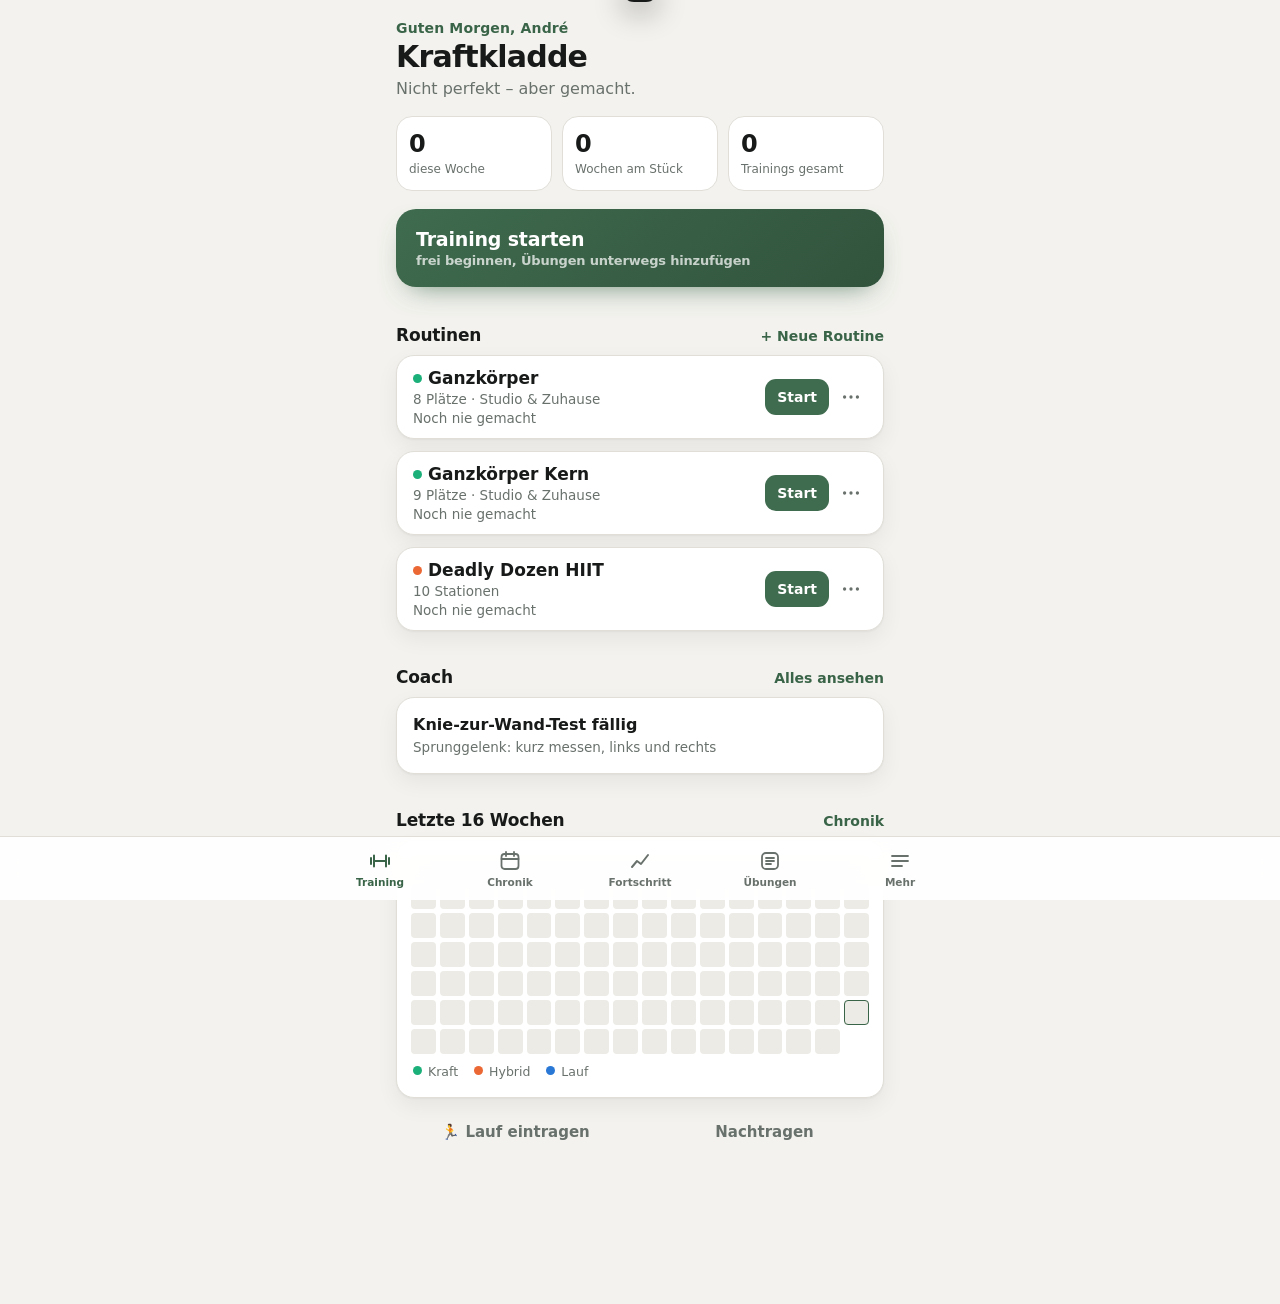
<file: app/kraft/index.html>
<!doctype html>
<html lang="de">
<head>
<meta charset="utf-8">
<meta name="viewport" content="width=device-width, initial-scale=1, viewport-fit=cover">
<title>Kraftkladde</title>
<meta name="description" content="Dein persönliches Trainingsbuch: Krafttraining eintragen, eigene Übungen, Fortschritt sehen.">
<meta name="theme-color" content="#F3F2EE" media="(prefers-color-scheme: light)">
<meta name="theme-color" content="#0F1112" media="(prefers-color-scheme: dark)">
<meta name="apple-mobile-web-app-capable" content="yes">
<meta name="mobile-web-app-capable" content="yes">
<meta name="apple-mobile-web-app-status-bar-style" content="black-translucent">
<meta name="apple-mobile-web-app-title" content="Kraftkladde">
<link rel="manifest" href="manifest.webmanifest">
<link rel="icon" href="icons/icon.svg" type="image/svg+xml">
<link rel="apple-touch-icon" href="icons/apple-touch-icon.png">
<link rel="stylesheet" href="styles.css">
</head>
<body>
<div class="app">
  <main id="view"></main>
</div>
<div id="restbar" class="restbar" hidden></div>
<nav id="tabs" class="tabs"></nav>
<div id="layers"></div>
<div id="toast" class="toast" role="status" aria-live="polite"></div>
<noscript>Die Kraftkladde braucht JavaScript.</noscript>
<script type="module" src="js/app.js"></script>
</body>
</html>
</file>
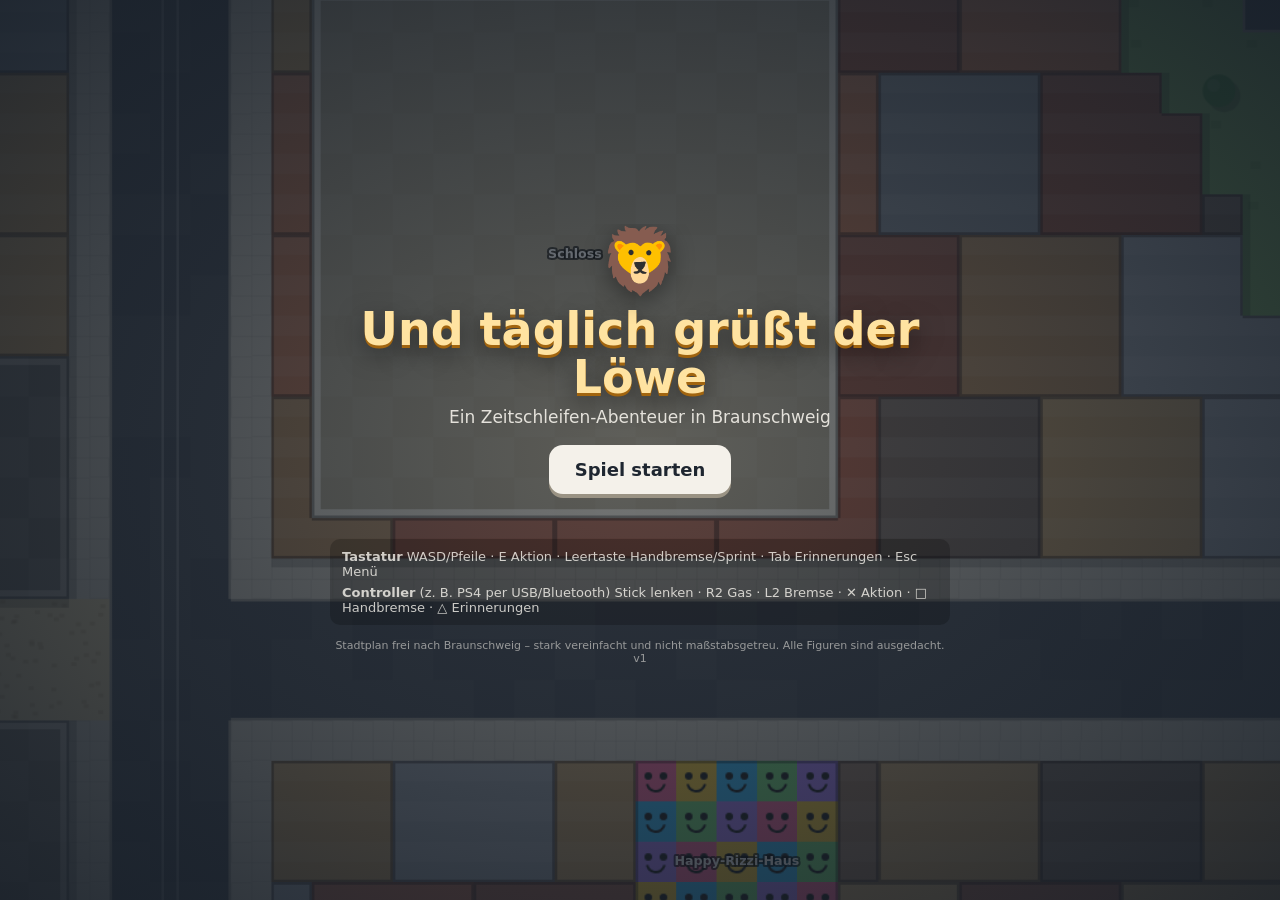
<file: app/spiel/index.html>
<!doctype html>
<html lang="de">
<head>
  <meta charset="utf-8">
  <meta name="viewport" content="width=device-width, initial-scale=1, viewport-fit=cover, user-scalable=no">
  <title>Und täglich grüßt der Löwe</title>
  <meta name="description" content="Ein Zeitschleifen-Abenteuer in Braunschweig – im Browser, mit Tastatur, Controller oder Touch.">
  <meta name="theme-color" content="#1b2430">
  <link rel="icon" href="data:image/svg+xml,%3Csvg xmlns='http://www.w3.org/2000/svg' viewBox='0 0 100 100'%3E%3Ctext y='.9em' font-size='90'%3E%F0%9F%A6%81%3C/text%3E%3C/svg%3E">
  <link rel="stylesheet" href="style.css">
</head>
<body>
  <canvas id="game"></canvas>

  <div id="hud" style="display:none">
    <div id="topbar">
      <div id="clockBox"><div id="clock">11:55:00</div><div id="loopNo">Schleife 1</div></div>
    </div>
    <div id="left">
      <div id="objective"></div>
      <div id="courier"></div>
      <div id="stars"></div>
    </div>
    <canvas id="mini" width="240" height="180" title="Erinnerungen öffnen"></canvas>
    <div id="prompt" style="display:none"></div>
    <div id="toast"></div>
  </div>

  <div id="dialog" class="hidden">
    <div class="dlg-box">
      <div class="dlg-name" id="dlgName"></div>
      <div class="dlg-text" id="dlgText"></div>
      <div class="dlg-extra" id="dlgExtra"></div>
      <div class="dlg-hint" id="dlgHint"></div>
    </div>
  </div>

  <div id="title">
    <div class="title-box">
      <div class="lion">🦁</div>
      <h1>Und täglich grüßt der Löwe</h1>
      <p class="sub">Ein Zeitschleifen-Abenteuer in Braunschweig</p>
      <div class="btns">
        <button id="btnContinue" class="big">Weiterspielen</button>
        <button id="btnNew" class="big">Spiel starten</button>
      </div>
      <p id="titleInfo" class="info"></p>
      <div class="howto">
        <div><b>Tastatur</b> WASD/Pfeile · E Aktion · Leertaste Handbremse/Sprint · Tab Erinnerungen · Esc Menü</div>
        <div><b>Controller</b> (z. B. PS4 per USB/Bluetooth) Stick lenken · R2 Gas · L2 Bremse · ✕ Aktion · □ Handbremse · △ Erinnerungen</div>
      </div>
      <p class="credits">Stadtplan frei nach Braunschweig – stark vereinfacht und nicht maßstabsgetreu. Alle Figuren sind ausgedacht. <span id="version"></span></p>
    </div>
  </div>

  <div id="win" class="hidden">
    <div class="title-box">
      <div class="lion">🦁🎉</div>
      <h1>Schleife gebrochen!</h1>
      <p class="sub" id="winText"></p>
      <div id="winStats" class="stats"></div>
      <div class="btns">
        <button id="winContinue" class="big">Frei weiterfahren</button>
        <button id="winNew" class="big">Zum Titelbild</button>
      </div>
    </div>
  </div>

  <div id="touch" class="hidden">
    <div id="stick"><div id="knob"></div></div>
    <div id="tButtons">
      <button id="tMenu">☰</button>
      <button id="tMem">💡</button>
      <button id="tBrake">⇧</button>
      <button id="tAct">✋</button>
    </div>
  </div>

  <script type="module" src="js/game.js"></script>
</body>
</html>
</file>
<file: app/kraft/styles.css>
/* Kraftkladde – ruhig, edel: Grafit + Salbei/Waldgrün. Leuchten nur bei Erfolgen. */
:root{
  --bg:#0F1112; --surface:#171A1B; --surface-2:#212526; --line:#2A2F30;
  --ink:#ECEFEC; --muted:#8B948F;
  --accent:#93B89A; --accent-ink:#0D1A11; --accent-text:#A8CAAE; --accent-soft:rgba(147,184,154,.12);
  --danger:#E57373; --danger-soft:rgba(229,115,115,.12);
  --gold:#D9B66E; --gold-soft:rgba(217,182,110,.14);
  --warm:#C9A26B;
  --k-kraft:#199E70; --k-hybrid:#D95926; --k-lauf:#3987E5;
  --radius:18px; --shadow:0 1px 0 rgba(255,255,255,.025) inset, 0 10px 30px rgba(0,0,0,.28);
  color-scheme:dark;
}
@media (prefers-color-scheme: light){
  :root:not([data-theme="dark"]){
    --bg:#F3F2EE; --surface:#FFFFFF; --surface-2:#ECEBE6; --line:#E0DED7;
    --ink:#171A18; --muted:#69716C;
    --accent:#3F6B4E; --accent-ink:#FFFFFF; --accent-text:#3A6448; --accent-soft:rgba(63,107,78,.10);
    --danger:#C24848; --danger-soft:rgba(194,72,72,.09);
    --gold:#A87A1E; --gold-soft:rgba(200,150,40,.14); --warm:#A7742E;
    --k-kraft:#1BAF7A; --k-hybrid:#EB6834; --k-lauf:#2A78D6;
    --shadow:0 1px 2px rgba(20,24,22,.04), 0 8px 22px rgba(20,24,22,.06);
    color-scheme:light;
  }
}
:root[data-theme="dark"]{ color-scheme:dark; }

*{box-sizing:border-box;margin:0;padding:0;-webkit-tap-highlight-color:transparent}
html,body{background:var(--bg);color:var(--ink);font-family:system-ui,-apple-system,"Segoe UI",Roboto,sans-serif;-webkit-font-smoothing:antialiased;font-variant-numeric:tabular-nums}
body{min-height:100vh;overscroll-behavior-y:none}
body.noscroll{overflow:hidden}
.app{max-width:520px;margin:0 auto;padding:calc(env(safe-area-inset-top) + 12px) 16px calc(150px + env(safe-area-inset-bottom))}
button{font:inherit;color:inherit;background:none;border:0;cursor:pointer;text-align:inherit}
input,select,textarea{font:inherit;color:inherit}
[hidden]{display:none!important}
h1{font-size:30px;font-weight:750;letter-spacing:-.025em;line-height:1.1}
h2{font-size:17px;font-weight:700;letter-spacing:-.01em;margin:24px 0 10px}
.card h2{margin-top:0}
h3.month{font-size:12px;text-transform:uppercase;letter-spacing:.12em;color:var(--muted);margin:24px 4px 8px;font-weight:650}
.muted{color:var(--muted)} .small{font-size:13.5px} .center{text-align:center} .pad{padding:14px}
.up{color:var(--accent-text);font-weight:700}
.eyebrow{color:var(--accent-text);font-weight:600;font-size:14px;margin-bottom:4px;letter-spacing:.01em}
.top{margin:8px 0 18px}
.top .muted{margin-top:6px}
.row-between{display:flex;justify-content:space-between;align-items:center;gap:12px}
.clamp{display:-webkit-box;-webkit-line-clamp:2;-webkit-box-orient:vertical;overflow:hidden}
.two-col{display:grid;grid-template-columns:1fr 1fr;gap:10px}
.two-col .field{margin:10px 0}

/* Arten-Farben */
.kdot{display:inline-block;width:9px;height:9px;border-radius:50%;margin-right:6px;vertical-align:1px;background:var(--k-kraft)}
.kdot.k-hybrid{background:var(--k-hybrid)} .kdot.k-lauf{background:var(--k-lauf)}
.legend{display:flex;gap:16px;font-size:12.5px;color:var(--muted);margin:10px 2px 4px}
.k-border-kraft{border-left:3px solid var(--k-kraft)} .k-border-hybrid{border-left:3px solid var(--k-hybrid)} .k-border-lauf{border-left:3px solid var(--k-lauf)}

/* Buttons */
.btn{display:inline-flex;align-items:center;justify-content:center;gap:6px;min-height:44px;padding:0 16px;border-radius:14px;background:var(--surface-2);font-weight:650;font-size:15px;text-align:center;transition:transform .08s, background .15s}
.btn:active{transform:scale(.97)}
.btn:disabled{opacity:.4;pointer-events:none}
.btn.primary{background:var(--accent);color:var(--accent-ink)}
.btn.danger{background:var(--danger-soft);color:var(--danger)}
.btn.ghost{background:transparent;color:var(--muted)}
.btn.ghost.danger{color:var(--danger)}
.btn.small{min-height:36px;padding:0 12px;font-size:14px;border-radius:11px}
.btn.big{min-height:54px;font-size:16.5px;border-radius:16px}
.btn.wide{width:100%;margin-top:10px}
.btn-col{display:flex;flex-direction:column;margin-top:14px}
.btn-col .btn.wide:first-child{margin-top:0}
.btn-row{display:flex;gap:10px;margin-top:10px}.btn-row .btn{flex:1}
.btn-grid{display:grid;grid-template-columns:1fr 1fr;gap:10px;margin-top:18px}
.link{color:var(--accent-text);font-weight:650;font-size:14px}
.icon-btn{width:40px;height:40px;display:grid;place-items:center;border-radius:12px;color:var(--muted);flex:none}
.icon-btn:active{background:var(--surface-2)}
.btn.hero{width:100%;flex-direction:column;align-items:flex-start;gap:3px;min-height:78px;padding:16px 20px;border-radius:20px;
  background:linear-gradient(135deg,var(--accent),color-mix(in srgb,var(--accent) 78%,#000));color:var(--accent-ink);font-size:19px;font-weight:750;margin:4px 0 6px;letter-spacing:-.01em;
  box-shadow:0 12px 28px -14px color-mix(in srgb,var(--accent) 80%,transparent)}
.btn.hero small{font-size:13px;font-weight:550;opacity:.72}
.banner{display:block;width:100%;margin-top:12px;padding:12px 14px;border-radius:14px;background:var(--gold-soft);color:var(--ink);font-size:14px;font-weight:550}

/* Karten & Listen */
.card{display:block;width:100%;background:var(--surface);border-radius:var(--radius);padding:16px;margin-bottom:12px;box-shadow:var(--shadow);border:1px solid var(--line)}
.card.list{padding:4px 0}
.row{display:flex;width:100%;justify-content:space-between;align-items:center;gap:12px;padding:12px 16px;border-bottom:1px solid var(--line);line-height:1.35}
.row:last-child{border-bottom:0}
button.row:active{background:var(--surface-2)}
.tiles{display:grid;grid-template-columns:repeat(3,1fr);gap:10px;margin:14px 0}
.tiles.wrap{grid-template-columns:repeat(auto-fill,minmax(130px,1fr))}
.tile{background:var(--surface);border:1px solid var(--line);border-radius:16px;padding:13px 12px;display:flex;flex-direction:column;gap:3px}
.tile strong{font-size:24px;font-weight:700;letter-spacing:-.03em}
.tile span{font-size:12px;color:var(--muted);line-height:1.35}
.sec-head{display:flex;justify-content:space-between;align-items:baseline}
section{margin-top:8px}
.chips{display:flex;flex-wrap:wrap;gap:8px}
.chips.scroll{flex-wrap:nowrap;overflow-x:auto;margin:0 -16px 12px;padding:2px 16px;scrollbar-width:none}
.chips.scroll::-webkit-scrollbar{display:none}
.chip{display:inline-flex;align-items:center;padding:5px 11px;border-radius:999px;background:var(--surface-2);font-size:13px;font-weight:600;white-space:nowrap;color:var(--muted)}
.chip.gold{background:var(--gold-soft);color:var(--gold)}
button.chip{min-height:36px;padding:0 14px}
.chip.on{background:var(--accent);color:var(--accent-ink)}
.chip.big{min-height:44px;padding:0 16px;font-size:15px}
.empty{text-align:center;padding:40px 20px;color:var(--muted);line-height:1.5}
.empty-ico{font-size:40px;margin-bottom:10px;opacity:.9}
.search{width:100%;height:46px;border-radius:14px;border:1px solid var(--line);background:var(--surface);padding:0 14px;font-size:16px;margin-bottom:12px;outline:none}
.search:focus,.field input:focus,.field select:focus,.field textarea:focus{border-color:var(--accent-text)}

/* Routinen */
.tpl{display:flex;align-items:center;gap:8px;padding:12px 12px 12px 16px}
.tpl-main{flex:1;min-width:0;display:flex;flex-direction:column;gap:3px}
.tpl-main strong{font-size:17px;font-weight:700}
.tpl-actions{display:flex;align-items:center;gap:2px}
.slot{padding:12px}
.slot.linked{border-bottom-left-radius:6px;border-bottom-right-radius:6px;margin-bottom:3px;border-color:color-mix(in srgb,var(--accent) 45%,var(--line))}
.slot.linked-prev{border-top-left-radius:6px;border-top-right-radius:6px;border-color:color-mix(in srgb,var(--accent) 45%,var(--line))}
.slot-head{display:flex;align-items:center;gap:8px;margin-bottom:8px}
.slot-name{flex:1;min-width:0;background:transparent;border:0;outline:none;font-size:13px;text-transform:uppercase;letter-spacing:.1em;font-weight:650;color:var(--muted);padding:4px 2px}
.slot-ex{display:grid;grid-template-columns:1fr 1fr;gap:8px}
.slot-pick{display:flex;flex-direction:column;gap:2px;padding:10px 12px;border-radius:12px;background:var(--surface-2);font-weight:600;font-size:14.5px;line-height:1.3;min-height:58px}
.slot-pick small{font-size:11px;text-transform:uppercase;letter-spacing:.1em;color:var(--muted);font-weight:650}
.slot-pick em{font-style:normal;color:var(--muted);font-weight:500}
.slot-actions{display:flex;gap:4px;margin-top:8px;justify-content:flex-end;align-items:center}
.slot-actions button{min-height:32px;min-width:34px;padding:0 8px;border-radius:9px;color:var(--muted);font-size:13.5px;display:inline-flex;align-items:center;gap:4px;justify-content:center}
.slot-actions button.on{background:var(--accent-soft);color:var(--accent-text);font-weight:650}
.stepper{display:flex;align-items:center;gap:4px;background:var(--surface-2);border-radius:12px;padding:2px}
.stepper button{width:32px;height:32px;border-radius:10px;font-weight:700;font-size:18px;text-align:center}
.stepper b{min-width:18px;text-align:center}

/* Heatmap */
.heat-wrap{padding:14px}
.heat{display:grid;grid-auto-flow:column;grid-template-rows:repeat(7,1fr);gap:4px}
.heat i{aspect-ratio:1;border-radius:4px;background:var(--surface-2)}
.heat i.fut{background:transparent!important}
.heat i.today{outline:1.5px solid var(--accent-text);outline-offset:-1.5px}

/* Training */
.wo-head{position:sticky;top:0;z-index:5;display:flex;align-items:center;gap:10px;margin:-12px -16px 14px;padding:calc(env(safe-area-inset-top) + 10px) 16px 10px;background:color-mix(in srgb,var(--bg) 88%,transparent);backdrop-filter:blur(14px);-webkit-backdrop-filter:blur(14px);border-bottom:1px solid var(--line)}
.wo-title{flex:1;min-width:0}
.wo-name{width:100%;background:transparent;border:0;outline:none;font-size:21px;font-weight:750;letter-spacing:-.015em;padding:2px 0}
.wo-meta{display:flex;gap:6px;align-items:center;margin-top:3px;flex-wrap:wrap}
.elapsed{font-size:14px;color:var(--accent-text);font-weight:650;margin-right:4px}
.meta-chip{font-size:12.5px;font-weight:600;color:var(--muted);background:var(--surface-2);border-radius:999px;padding:3px 10px;display:inline-flex;align-items:center}
.wo-meta input{background:var(--surface-2);border:0;border-radius:10px;padding:5px 8px;font-size:14px}
.dur{display:flex;align-items:center;gap:4px;font-size:13px;color:var(--muted)}
.dur input{width:58px;text-align:center}
.entry{padding:12px 12px 10px}
.entry-head{display:flex;align-items:flex-start;gap:6px;margin-bottom:6px}
.ex-link{flex:1;min-width:0;display:flex;flex-direction:column;padding:2px 4px}
.ex-name{font-size:17px;font-weight:700;letter-spacing:-.01em}
.ex-sub{font-size:12.5px;color:var(--muted);margin-top:2px}
.entry-note{font-size:13.5px;color:var(--muted);background:var(--surface-2);border-radius:10px;padding:7px 10px;margin:4px 0 10px;line-height:1.4}
.superset{position:relative;padding:8px 0 0 12px;margin-bottom:12px}
.superset::before{content:"";position:absolute;left:0;top:34px;bottom:14px;width:3px;border-radius:2px;background:var(--accent)}
.superset .entry{margin-bottom:8px}
.ss-label{display:flex;align-items:center;gap:6px;font-size:12px;text-transform:uppercase;letter-spacing:.1em;color:var(--accent-text);font-weight:650;margin:0 0 8px}
.ss-tag{flex:none;margin-top:3px;font-size:12px;font-weight:750;color:var(--accent-ink);background:var(--accent);border-radius:7px;padding:2px 7px}
.ss-card{border-left:3px solid var(--accent)}
.set-row{display:grid;grid-template-columns:34px minmax(0,1fr) repeat(var(--n),minmax(54px,74px)) 44px;gap:6px;align-items:center;padding:3px 2px;border-radius:12px;transition:background .15s}
.set-row.noprev{grid-template-columns:34px repeat(var(--n),minmax(0,1fr)) 44px}
.set-row.checkonly{grid-template-columns:34px 1fr 44px}
.set-row.head{font-size:11px;text-transform:uppercase;letter-spacing:.08em;color:var(--muted);font-weight:650;padding-bottom:0}
.set-row.head span{text-align:center}
.set-row.head span:nth-child(2){text-align:left}
.set-row.noprev.head span:nth-child(2){text-align:center}
.set-no{height:34px;border-radius:10px;background:var(--surface-2);font-weight:700;font-size:14px;text-align:center}
.set-row.warm .set-no{color:var(--warm);background:color-mix(in srgb,var(--warm) 14%,transparent)}
.prev{font-size:12.5px;color:var(--muted);white-space:nowrap;overflow:hidden;text-overflow:ellipsis}
.val{width:100%;height:40px;border-radius:11px;border:1.5px solid transparent;background:var(--surface-2);text-align:center;font-size:17px;font-weight:650;outline:none;-webkit-appearance:none;appearance:none;min-width:0}
select.val{font-size:14px;padding:0 4px;text-align-last:center}
select.val.empty{color:var(--muted);font-weight:500}
.val::placeholder{color:var(--muted);opacity:.55;font-weight:500}
.val:focus{border-color:var(--accent-text);background:var(--surface)}
.check{height:40px;border-radius:11px;background:var(--surface-2);display:grid;place-items:center;color:var(--muted)}
.set-row.done{background:var(--accent-soft)}
.set-row.done .check{background:var(--accent);color:var(--accent-ink)}
.set-row.done .val{background:transparent}
.set-row.pulse{animation:pulse-row 1.2s ease}
@keyframes pulse-row{0%,100%{box-shadow:none}30%{box-shadow:0 0 0 2px var(--accent)}}
.entry-foot{display:flex;gap:8px;margin-top:8px;flex-wrap:wrap}
.add-ex{border:1.5px dashed var(--line);background:transparent;min-height:54px;color:var(--accent-text)}
.shake{animation:shake .35s}
@keyframes shake{25%{transform:translateX(-6px)}50%{transform:translateX(5px)}75%{transform:translateX(-3px)}}

/* Pausen-Timer */
.restbar{position:fixed;left:50%;transform:translateX(-50%);bottom:calc(74px + env(safe-area-inset-bottom));width:calc(100% - 24px);max-width:496px;z-index:20;display:flex;align-items:center;gap:6px;padding:8px 8px 8px 16px;border-radius:18px;background:var(--surface);border:1px solid var(--line);box-shadow:0 14px 34px rgba(0,0,0,.35);overflow:hidden}
.rest-fill{position:absolute;left:0;top:0;bottom:0;width:0;background:var(--accent-soft);transition:width .25s linear;z-index:-1}
.rest-label{font-size:13px;color:var(--muted);font-weight:600}
.restbar strong{font-size:22px;font-weight:700;margin-right:auto;min-width:56px}
.restbar button{height:38px;padding:0 10px;border-radius:11px;background:var(--surface-2);font-weight:700;font-size:14px}
.restbar .rest-skip{background:var(--accent);color:var(--accent-ink)}

/* Navigation unten */
.tabs{position:fixed;left:0;right:0;bottom:0;z-index:15;display:flex;justify-content:center;background:color-mix(in srgb,var(--surface) 92%,transparent);backdrop-filter:blur(14px);-webkit-backdrop-filter:blur(14px);border-top:1px solid var(--line);padding:6px 8px calc(6px + env(safe-area-inset-bottom))}
.tab{flex:1;max-width:130px;display:flex;flex-direction:column;align-items:center;gap:3px;padding:6px 0;color:var(--muted);font-size:11.5px;font-weight:600;position:relative;text-align:center}
.tab svg{width:24px;height:24px}
.tab.on{color:var(--accent-text)}
.live-dot{position:absolute;top:5px;right:calc(50% - 20px);width:8px;height:8px;border-radius:50%;background:var(--accent);box-shadow:0 0 0 2px var(--surface);animation:blink 1.6s infinite}
@keyframes blink{50%{opacity:.35}}

/* Overlays */
.layer{position:fixed;inset:0;z-index:40;display:flex;align-items:flex-end;justify-content:center}
.backdrop{position:absolute;inset:0;background:rgba(0,0,0,.5);opacity:0;transition:opacity .2s}
.layer.open .backdrop{opacity:1}
.panel{position:relative;width:100%;max-width:520px;background:var(--bg);overflow-y:auto;-webkit-overflow-scrolling:touch;transition:transform .22s cubic-bezier(.2,.8,.2,1)}
.layer.sheet .panel{border-radius:24px 24px 0 0;max-height:88vh;transform:translateY(100%);padding-bottom:env(safe-area-inset-bottom)}
.layer.full .panel{height:100%;transform:translateX(100%)}
.layer.open .panel{transform:none}
.layer.full .backdrop{display:none}
.sheet-body{padding:22px 18px 18px}
.sheet-body h2{margin:0 0 6px;font-size:20px}
.sheet-body::before{content:"";display:block;width:40px;height:5px;border-radius:3px;background:var(--line);margin:-10px auto 14px}
.page{padding:calc(env(safe-area-inset-top) + 10px) 16px calc(40px + env(safe-area-inset-bottom));min-height:100%}
.page-head{display:flex;align-items:center;gap:6px;margin:0 -6px 6px;position:sticky;top:calc(-10px - env(safe-area-inset-top));padding:8px 0;background:var(--bg);z-index:2}
.page-head h1{flex:1;font-size:23px;min-width:0;overflow:hidden;text-overflow:ellipsis;white-space:nowrap}
.page>.muted{margin-bottom:6px}
.sticky-foot{position:sticky;bottom:0;padding:10px 0 calc(6px + env(safe-area-inset-bottom));background:linear-gradient(transparent,var(--bg) 30%)}
.pick-row .tick{width:28px;height:28px;border-radius:50%;border:2px solid var(--line);display:grid;place-items:center;color:transparent;flex:none}
.pick-row.on{background:var(--accent-soft)}
.pick-row.on .tick{background:var(--accent);border-color:var(--accent);color:var(--accent-ink)}
.new-row{color:var(--accent-text);font-weight:700;justify-content:flex-start}

/* Formulare */
.field{display:flex;flex-direction:column;gap:8px;margin:16px 0}
.field>span{font-size:13px;font-weight:600;color:var(--muted)}
.field input:not([type=checkbox]),.field select,.field textarea{width:100%;min-height:48px;border-radius:14px;border:1px solid var(--line);background:var(--surface);padding:10px 14px;font-size:16px;outline:none}
.field textarea{resize:vertical}
.check-line{flex-direction:row;align-items:center;gap:12px}
.check-line>span{color:var(--ink);font-weight:550;font-size:15px}
.check-line input{width:22px;height:22px;accent-color:var(--accent);flex:none}
.hint{font-size:13.5px;color:var(--muted);background:var(--surface);border:1px solid var(--line);border-radius:12px;padding:10px 12px;line-height:1.5;margin-top:10px}
.hint b{color:var(--ink)}
.howto{padding-left:18px;display:flex;flex-direction:column;gap:8px;line-height:1.45}
.imp-row{align-items:flex-start}
.imp-row>span:first-child{flex:1;min-width:0}
.imp-toggles{display:flex;gap:6px;flex:none}
.imp-toggles .chip{min-height:32px;padding:0 10px}

/* Chronik */
.month-head{display:flex;justify-content:space-between;align-items:baseline}
.month-head .muted{margin-right:4px}
.wo-card{text-align:left}
.wo-card.untracked{opacity:.8;padding:12px 16px}
.est-card{text-align:left;border-style:dashed;font-weight:600}
.wo-card-top{display:flex;justify-content:space-between;align-items:baseline;gap:10px;margin-bottom:8px}
.wo-card.untracked .wo-card-top{margin-bottom:2px}
.wo-card .chips{margin-bottom:8px}
.set-list{list-style:none;margin-top:8px;display:flex;flex-direction:column;gap:4px}
.set-list li{display:flex;gap:10px;align-items:center;font-size:15px;font-weight:550}
.set-no-s{width:26px;height:26px;border-radius:8px;background:var(--surface-2);display:grid;place-items:center;font-size:12.5px;font-weight:700;color:var(--muted)}
.set-list li.warm .set-no-s{color:var(--warm)}
.set-pill{display:inline-block;padding:3px 9px;margin:3px 2px 0 0;border-radius:8px;background:var(--surface-2);font-weight:550;font-size:13.5px}
.set-pill.warm{color:var(--warm)}
.gold-card{background:var(--gold-soft);border-color:transparent;display:flex;flex-direction:column;gap:6px;font-size:14.5px}

/* Diagramm */
.chart{position:relative;margin-top:6px}
.chart svg{width:100%;height:auto;display:block;touch-action:pan-y}
.chart .line{fill:none;stroke:var(--accent-text);stroke-width:2.2;stroke-linejoin:round;stroke-linecap:round}
.chart .dot{fill:var(--surface);stroke:var(--accent-text);stroke-width:2}
.chart .dot.best{fill:var(--gold);stroke:var(--gold)}
.chart .hl{fill:none;stroke:var(--ink);stroke-width:1.5}
.chart .axis{stroke:var(--line);stroke-width:1}
.chart .grid{stroke:var(--line);stroke-dasharray:3 4}
.chart .lbl{fill:var(--muted);font-size:11px}
.chart-tip{font-size:13.5px;font-weight:650;text-align:center;margin-top:4px;min-height:1.3em}

/* Zusammenfassung & Stoppuhr */
.summary{text-align:center;padding-top:calc(env(safe-area-inset-top) + 44px)}
.summary h1{font-size:25px;margin:10px 0 6px}
.summary h2{text-align:left}
.summary .list{text-align:left}
.big-emoji{font-size:56px;width:96px;height:96px;margin:0 auto;border-radius:50%;display:grid;place-items:center;background:var(--accent-soft);color:var(--accent-text);animation:pop .5s cubic-bezier(.2,1.6,.4,1)}
@keyframes pop{from{transform:scale(.3);opacity:0}}
.sw-time{font-size:64px;font-weight:700;letter-spacing:-.03em;margin:18px 0 10px}

/* Toast */
.toast{position:fixed;left:50%;top:calc(env(safe-area-inset-top) + 14px);transform:translate(-50%,-150%);z-index:60;max-width:calc(100% - 32px);padding:12px 18px;border-radius:16px;background:var(--ink);color:var(--bg);font-weight:650;font-size:15px;box-shadow:0 10px 30px rgba(0,0,0,.3);transition:transform .25s cubic-bezier(.2,.9,.3,1.2);pointer-events:none;text-align:center}
.toast.show{transform:translate(-50%,0)}
.toast.gold{background:var(--gold);color:#1E1606}

@media (prefers-reduced-motion: reduce){*{animation:none!important;transition:none!important}}

/* Fortschritt */
.chips.seg{background:var(--surface-2);border-radius:999px;padding:3px;gap:2px;flex-wrap:nowrap;margin-bottom:4px}
.chips.seg .chip{flex:1;justify-content:center;background:transparent;min-height:34px;padding:0 6px;font-size:13px}
.chips.seg .chip.on{background:var(--surface);color:var(--ink);box-shadow:0 1px 3px rgba(0,0,0,.2)}
.viz{position:relative}
.viz h2{margin-bottom:4px}
.viz-sub{margin-bottom:10px;line-height:1.4}
.viz svg{width:100%;height:auto;display:block;touch-action:pan-y;margin-top:4px}
.viz .lbl{fill:var(--muted);font-size:10.5px}
.viz .vlbl{fill:var(--ink);font-size:12px;font-weight:700}
.viz .axis{stroke:var(--line);stroke-width:1}
.viz .goal{stroke:var(--muted);stroke-width:1;stroke-dasharray:4 4}
.viz .hit{fill:transparent}
.viz .hit.sel{fill:color-mix(in srgb,var(--ink) 3%,transparent);stroke:var(--line);stroke-width:1;stroke-dasharray:2 3}
.viz .grid{stroke:var(--line);stroke-dasharray:3 4}
.viz .iline{fill:none;stroke:var(--k-kraft);stroke-width:2;stroke-linejoin:round;stroke-linecap:round}
.viz .idot{fill:var(--k-kraft);stroke:var(--surface);stroke-width:2}
.viz .xhair{stroke:var(--muted);stroke-width:1;stroke-dasharray:2 3}
.viz .xdot{fill:var(--surface);stroke:var(--k-kraft);stroke-width:2}
.viz .legend{margin:0 0 4px}
.viz-tip{min-height:1.4em;margin-top:8px;font-size:13.5px;font-weight:600;color:var(--muted);text-align:center;line-height:1.4}
.viz-tip.on{color:var(--ink)}
.hatch-sw{display:inline-block;width:12px;height:10px;margin-right:6px;vertical-align:-1px;border-radius:2px;background:repeating-linear-gradient(45deg,var(--k-kraft) 0 2px,transparent 2px 4px)}
.hbars{display:flex;flex-direction:column;gap:7px;margin-top:8px}
.hbar{display:grid;grid-template-columns:minmax(0,9.5em) 1fr 2.4em;align-items:center;gap:8px;font-size:13px}
.hbar-l{white-space:nowrap;overflow:hidden;text-overflow:ellipsis;color:var(--muted)}
.hbar-t{height:10px;border-radius:5px;background:var(--surface-2);overflow:hidden}
.hbar-t i{display:block;height:100%;border-radius:0 5px 5px 0;background:var(--k-kraft)}
.hbar-v{text-align:right;font-weight:650}
.hbar.sel .hbar-l{color:var(--ink)}
.bal{margin:4px 0 14px}
.bal-head{display:flex;justify-content:space-between;align-items:center;font-size:13px;color:var(--muted);gap:8px}
.bal-head b{color:var(--ink)}
.bal-tag{font-size:12px;font-weight:650;padding:2px 9px;border-radius:999px;background:var(--gold-soft);color:var(--ink)}
.bal-tag.ok{background:var(--accent-soft);color:var(--accent-text)}
.bal-bar{display:flex;gap:2px;height:10px;margin-top:6px}
.bal-bar i{display:block;height:100%;background:var(--k-kraft);border-radius:5px 0 0 5px}
.bal-bar i+i{background:color-mix(in oklab,var(--k-kraft) 40%,var(--surface-2));border-radius:0 5px 5px 0}
.gains{display:flex;flex-direction:column}
.gain{display:flex;justify-content:space-between;align-items:center;gap:10px;padding:10px 0;border-bottom:1px solid var(--line);text-align:left}
.gain:last-child{border-bottom:0}
.gain-n{display:flex;flex-direction:column;gap:2px;min-width:0}
.gain-p{flex:none;font-weight:750;color:var(--accent-text);font-size:15px}
.insights{display:flex;flex-direction:column;gap:10px}
.insight{display:flex;gap:12px;align-items:flex-start;padding:12px;border-radius:14px;background:var(--surface-2)}
.insight p{font-size:13.5px;color:var(--muted);margin-top:3px;line-height:1.45}
.insight b{font-size:14.5px}
.ins-ico{flex:none;width:24px;height:24px;border-radius:50%;display:grid;place-items:center;font-weight:800;font-size:13px;background:var(--gold-soft);color:var(--gold)}
.insight.ok .ins-ico{background:var(--accent-soft);color:var(--accent-text)}
.fine{margin-top:10px;line-height:1.4}
.bodies{display:grid;grid-template-columns:1fr 1fr;gap:8px;margin-top:6px}
.body{margin:0;text-align:center}
.body svg{max-width:170px;margin:0 auto}
.body figcaption{font-size:12px;color:var(--muted);margin-top:2px}
.body .mz{stroke:var(--surface);stroke-width:1.5}
.body .mz.sel{stroke:var(--ink);stroke-width:1.5}
.seq-legend{display:flex;align-items:center;justify-content:center;gap:4px;font-size:12px;color:var(--muted);margin-top:10px}
.seq-legend i{width:22px;height:10px;border-radius:3px}
.seq-legend span{margin:0 4px}
.mlist{margin-top:12px}
.mlist summary{font-size:13.5px;color:var(--accent-text);font-weight:600;cursor:pointer}
.tab span{font-size:10.5px}

/* Übungswissen */
.know{padding:0;overflow:hidden}
.know summary{list-style:none;display:flex;justify-content:space-between;align-items:center;padding:14px 16px;cursor:pointer;font-weight:700;font-size:16px}
.know summary::-webkit-details-marker{display:none}
.know summary::after{content:"";width:9px;height:9px;border-right:2px solid var(--muted);border-bottom:2px solid var(--muted);transform:rotate(45deg);margin-left:10px;transition:transform .2s}
.know[open] summary::after{transform:rotate(-135deg)}
.know summary small{margin-left:auto;font-weight:500;font-size:12.5px}
.know-sec{padding:0 16px 14px}
.know-sec h4{font-size:11.5px;text-transform:uppercase;letter-spacing:.1em;color:var(--muted);font-weight:650;margin-bottom:6px}
.know-sec p{font-size:14.5px;line-height:1.45}
.know .fine{padding:0 16px 14px;margin:0}
.know-list{padding-left:20px;display:flex;flex-direction:column;gap:4px;font-size:14.5px;line-height:1.4}
.know-list.warn li::marker{color:var(--gold)}
.runner p{background:color-mix(in srgb,var(--k-lauf) 12%,transparent);border-radius:10px;padding:9px 11px}
.mchip{font-size:12.5px}
.mchip.p{background:color-mix(in oklab,var(--k-kraft) 70%,var(--surface-2));color:var(--ink)}
.variants{display:grid;grid-template-columns:1fr 1fr;gap:8px}
.variant{display:flex;flex-direction:column;gap:2px;padding:10px 12px;border-radius:12px;background:var(--surface-2);font-weight:600;font-size:14px;line-height:1.3;text-align:left}
.variant small,.vt small{font-size:11px;text-transform:uppercase;letter-spacing:.08em;color:var(--muted);font-weight:650}
.vt{display:flex;flex-direction:column;align-items:flex-start;gap:1px;font-size:13.5px;line-height:1.25;padding:6px 0;text-align:left}

/* Alternativen je Platz */
.alt-row{display:flex;flex-direction:column;gap:6px;margin:2px 0 10px}
.alt-row>span{font-size:11px;text-transform:uppercase;letter-spacing:.1em;color:var(--muted);font-weight:650}
.alt-row .chip{min-height:32px;padding:0 12px;font-size:13px}
.slot-alts{margin-top:8px}

.slot-actions{flex-wrap:wrap;row-gap:2px}
.slot-actions button{white-space:nowrap}

/* Intervall-Timer */
.tcard{display:flex;flex-direction:column;gap:10px;text-align:left;border-left:3px solid var(--k-hybrid)}
.tcard .btn-row{margin-top:0}
.tcard.run{flex-direction:row;justify-content:space-between;align-items:center;font-weight:650}
.tcard.done{border-left-color:var(--accent)}
.timer-page{display:flex;flex-direction:column;min-height:100%;--ph:var(--k-hybrid)}
.timer-page.ph-change,.timer-page.ph-prep{--ph:var(--muted)}
.timer-page.ph-rest{--ph:var(--k-lauf)}
.tm-top{display:flex;align-items:center;justify-content:space-between;margin:0 -6px}
.tm-voice{font-size:20px}
.tm-prog{height:4px;border-radius:2px;background:var(--surface-2);overflow:hidden;margin:6px 0 0}
.tm-prog i{display:block;height:100%;width:0;background:var(--ph);transition:width .25s linear}
.tm-center{flex:1;display:flex;flex-direction:column;align-items:center;justify-content:center;text-align:center;gap:8px;padding:20px 0}
.tm-phase{font-size:14px;text-transform:uppercase;letter-spacing:.14em;font-weight:700;color:var(--ph)}
.tm-name{font-size:32px;line-height:1.15;max-width:100%}
.tm-name small{display:block;font-size:14px;font-weight:600;color:var(--muted);letter-spacing:0;margin-bottom:4px}
.tm-clock{position:relative;width:min(72vw,300px);aspect-ratio:1;margin:14px 0 8px;display:grid;place-items:center}
.tm-clock svg{position:absolute;inset:0;width:100%;height:100%;transform:rotate(-90deg)}
.tm-track{fill:none;stroke:var(--surface-2);stroke-width:10}
.tm-bar{fill:none;stroke:var(--ph);stroke-width:10;stroke-linecap:round;stroke-dasharray:565.5;transition:stroke-dashoffset .25s linear}
#tm-left{font-size:clamp(56px,20vw,92px);font-weight:750;letter-spacing:-.04em;font-variant-numeric:tabular-nums}
.tm-ctrl{margin-top:auto}
.timer-page.done .tm-center h1{font-size:30px}

/* Coach */
.coach-line{display:flex;align-items:center;gap:8px;width:100%;margin:0 0 10px;padding:8px 11px;border-radius:11px;background:var(--accent-soft);color:var(--ink);font-size:13.5px;font-weight:600;text-align:left}
.coach-line.t-up{background:var(--gold-soft)}
.coach-line .ci{margin-left:auto;color:var(--muted);font-weight:500}
.heavy-tag{font-size:11px;font-weight:700;text-transform:uppercase;letter-spacing:.06em;padding:2px 7px;border-radius:6px;background:var(--surface-2);color:var(--muted);white-space:nowrap}
.coach-target{font-size:17px;font-weight:700;margin:4px 0 8px}
.coach-banner{border-left:3px solid var(--accent);padding:12px 14px}
.coach-banner.warn{border-left-color:var(--gold)}
.coach-banner p{margin:4px 0 8px;line-height:1.45}
.srcs{display:flex;flex-wrap:wrap;gap:6px;margin-top:10px}
.src{font-size:11.5px;color:var(--muted);text-decoration:none;background:var(--surface-2);border-radius:8px;padding:4px 8px;line-height:1.3}
.src:active{color:var(--ink)}
.coach-home{padding:4px 0;text-align:left}
.coach-page section.card p{line-height:1.5;margin-bottom:6px}
.coach-list{display:flex;flex-direction:column;margin:6px -16px 0}
.coach-list .row{padding:10px 16px}
.coach-h{font-size:11.5px;text-transform:uppercase;letter-spacing:.1em;color:var(--muted);font-weight:650;margin:14px 0 6px}
.vt-t{position:relative;overflow:visible}
.vt-t b,.mbar b{position:absolute;top:-3px;bottom:-3px;width:2px;background:var(--ink);opacity:.45;border-radius:1px}
.mob-last{display:grid;grid-template-columns:1fr 1fr;gap:12px;margin:8px 0}
.mob-last>div{display:flex;flex-direction:column;gap:4px}
.mob-last b{font-size:20px}
.mbar{position:relative;display:block;height:8px;border-radius:4px;background:var(--surface-2)}
.mbar i{display:block;height:100%;border-radius:4px;background:var(--k-kraft)}
.foot-chips{gap:5px}
.foot-chips .chip{min-height:36px;min-width:36px;padding:0;justify-content:center}
.foot-chips .chip.hi:not(.on){color:var(--gold)}
</file>
<file: app/spiel/style.css>
:root {
  --ink: #f4f1ea;
  --panel: rgba(20, 28, 38, 0.82);
  --accent: #e0aa22;
  --red: #ff4d4d;
  --font: system-ui, -apple-system, "Segoe UI", Roboto, sans-serif;
}
* { box-sizing: border-box; }
html, body { margin: 0; height: 100%; overflow: hidden; background: #1b2430; color: var(--ink); font-family: var(--font); touch-action: none; user-select: none; -webkit-user-select: none; }
canvas#game { position: fixed; inset: 0; width: 100vw; height: 100vh; display: block; }
.hidden { display: none !important; }
button { font: inherit; cursor: pointer; }

/* HUD */
#hud { position: fixed; inset: 0; pointer-events: none; }
#topbar { position: absolute; top: max(10px, env(safe-area-inset-top)); left: 0; right: 0; display: flex; justify-content: center; }
#clockBox { background: var(--panel); border-radius: 14px; padding: 6px 18px 5px; text-align: center; box-shadow: 0 4px 14px rgba(0,0,0,.3); }
#clock { font-size: 28px; font-weight: 800; font-variant-numeric: tabular-nums; letter-spacing: .5px; }
#clock.late { color: var(--red); animation: pulse .5s infinite alternate; }
@keyframes pulse { to { transform: scale(1.08); } }
#loopNo { font-size: 12px; opacity: .8; }
#left { position: absolute; top: max(10px, env(safe-area-inset-top)); left: 10px; width: min(330px, calc(50vw - 90px)); display: flex; flex-direction: column; gap: 6px; }
#left > div:empty { display: none; }
#objective, #courier, #stars { background: var(--panel); border-radius: 10px; padding: 8px 11px; font-size: 14px; line-height: 1.3; }
#objective { border-left: 4px solid var(--red); }
#courier { border-left: 4px solid #ffcf33; font-size: 13px; }
#stars { color: #ffd23f; font-weight: 700; }
#stars span { letter-spacing: 2px; }
#mini { position: absolute; right: 10px; bottom: max(10px, env(safe-area-inset-bottom)); width: 200px; height: 150px; border-radius: 10px; border: 2px solid rgba(255,255,255,.6); box-shadow: 0 4px 14px rgba(0,0,0,.35); pointer-events: auto; image-rendering: pixelated; }
#prompt { position: absolute; left: 50%; bottom: 90px; transform: translateX(-50%); background: var(--panel); padding: 8px 16px; border-radius: 999px; font-weight: 700; font-size: 15px; white-space: nowrap; border: 2px solid var(--accent); }
#toast { position: absolute; left: 50%; top: 86px; transform: translate(-50%, -10px); max-width: min(560px, 92vw); background: rgba(255,255,255,.95); color: #1b2430; padding: 9px 16px; border-radius: 12px; font-weight: 600; font-size: 14px; text-align: center; opacity: 0; transition: opacity .25s, transform .25s; }
#toast.show { opacity: 1; transform: translate(-50%, 0); }

/* Dialog */
#dialog { position: fixed; inset: 0; display: flex; align-items: flex-end; justify-content: center; padding: 16px 16px max(24px, env(safe-area-inset-bottom)); background: linear-gradient(transparent 40%, rgba(0,0,0,.45)); }
.dlg-box { width: min(680px, 100%); background: #fbf7ef; color: #1e2630; border-radius: 16px; padding: 16px 20px 12px; box-shadow: 0 10px 40px rgba(0,0,0,.45); border: 3px solid #1e2630; max-height: 80vh; overflow: auto; }
.dlg-name { font-weight: 800; color: #a2650f; font-size: 15px; margin-bottom: 4px; }
.dlg-text { font-size: 17px; line-height: 1.45; }
.dlg-text p { margin: 8px 0; }
.dlg-extra { margin-top: 10px; display: flex; flex-direction: column; gap: 6px; }
.dlg-extra:empty { display: none; }
.dlg-hint { margin-top: 10px; font-size: 12px; opacity: .55; text-align: right; }
.choice { text-align: left; background: #ece5d6; border: 2px solid transparent; border-radius: 10px; padding: 9px 12px; font-weight: 600; color: #1e2630; }
.choice.sel, .choice:hover { border-color: #1e2630; background: #ffe7a6; }
.row { display: flex; gap: 8px; flex-wrap: wrap; }
.row .choice { flex: 1; text-align: center; }
.code { display: flex; gap: 10px; justify-content: center; margin: 6px 0; }
.digit { display: flex; flex-direction: column; align-items: center; gap: 2px; }
.digit button { background: none; border: none; font-size: 18px; color: #1e2630; padding: 2px 12px; }
.digit span { width: 56px; height: 66px; display: grid; place-items: center; font-size: 40px; font-weight: 800; background: #1e2630; color: #39d98a; border-radius: 10px; font-variant-numeric: tabular-nums; border: 3px solid transparent; }
.digit.sel span { border-color: var(--accent); }
.code.shake { animation: shake .35s; }
@keyframes shake { 25% { transform: translateX(-8px); } 50% { transform: translateX(8px); } 75% { transform: translateX(-4px); } }
.code-msg { text-align: center; min-height: 1.3em; font-size: 14px; color: #a2650f; font-weight: 600; }
#syncCv { width: 100%; height: auto; border-radius: 10px; background: #0f151d; }
ul.mem { padding-left: 20px; margin: 6px 0; }
ul.mem li { margin: 6px 0; }
.obj { background: #ffe7a6; padding: 8px 10px; border-radius: 8px; font-weight: 600; }
.ctl { width: 100%; border-collapse: collapse; font-size: 14px; }
.ctl td, .ctl th { padding: 4px 6px; border-bottom: 1px solid #e2d9c6; text-align: left; }
.small { font-size: 13px; opacity: .7; }

/* Titel / Sieg */
#title, #win { position: fixed; inset: 0; display: flex; align-items: center; justify-content: center; padding: 16px; background: radial-gradient(ellipse at center, rgba(20,28,38,.55), rgba(20,28,38,.9)); }
.title-box { width: min(620px, 100%); text-align: center; max-height: 100%; overflow: auto; }
.lion { font-size: 64px; filter: drop-shadow(0 6px 12px rgba(0,0,0,.4)); }
h1 { margin: 6px 0; font-size: clamp(28px, 6vw, 46px); line-height: 1.05; color: #ffe3a1; text-shadow: 0 3px 0 #a2650f, 0 8px 24px rgba(0,0,0,.5); }
.sub { margin: 6px 0 18px; font-size: 17px; opacity: .9; }
.btns { display: flex; gap: 10px; justify-content: center; flex-wrap: wrap; }
.big { background: var(--accent); color: #1e2630; border: none; border-radius: 14px; padding: 14px 26px; font-size: 18px; font-weight: 800; box-shadow: 0 4px 0 #a2650f; }
.big:active { transform: translateY(3px); box-shadow: 0 1px 0 #a2650f; }
#btnNew { background: #f4f1ea; box-shadow: 0 4px 0 #9a9384; }
.info { min-height: 1.2em; font-size: 14px; opacity: .8; }
.howto { margin-top: 14px; font-size: 13px; opacity: .8; display: grid; gap: 6px; background: rgba(0,0,0,.25); padding: 10px 12px; border-radius: 10px; text-align: left; }
.credits { margin-top: 14px; font-size: 11px; opacity: .55; }
.stats { display: flex; justify-content: center; gap: 12px; margin: 8px 0 20px; flex-wrap: wrap; }
.stats div { background: rgba(255,255,255,.1); border-radius: 12px; padding: 10px 16px; min-width: 110px; }
.stats b { display: block; font-size: 26px; color: #ffe3a1; }
.stats span { font-size: 12px; opacity: .8; }

/* Touch */
#touch { position: fixed; inset: 0; pointer-events: none; }
#stick { position: absolute; left: 24px; bottom: max(28px, env(safe-area-inset-bottom)); width: 130px; height: 130px; border-radius: 50%; background: rgba(255,255,255,.12); border: 2px solid rgba(255,255,255,.35); pointer-events: auto; touch-action: none; }
#knob { position: absolute; left: 40px; top: 40px; width: 50px; height: 50px; border-radius: 50%; background: rgba(255,255,255,.55); }
#tButtons { position: absolute; right: 16px; bottom: calc(max(10px, env(safe-area-inset-bottom)) + 160px); display: grid; grid-template-columns: 62px 62px; gap: 10px; pointer-events: auto; }
#tButtons button { width: 62px; height: 62px; border-radius: 50%; border: 2px solid rgba(255,255,255,.5); background: rgba(20,28,38,.6); color: #fff; font-size: 24px; touch-action: none; }
#tAct { background: rgba(224,170,34,.85) !important; color: #1e2630 !important; }
@media (pointer: coarse) {
  #mini { width: 150px; height: 112px; }
  #prompt { bottom: 180px; }
  #left { width: calc(100vw - 20px); top: calc(max(10px, env(safe-area-inset-top)) + 64px); }
  #objective, #courier, #stars { font-size: 13px; padding: 6px 9px; }
  #toast { top: auto; bottom: 240px; }
}
@media (max-width: 720px) and (pointer: fine) {
  #left { width: calc(100vw - 20px); top: 76px; }
}
</file>
